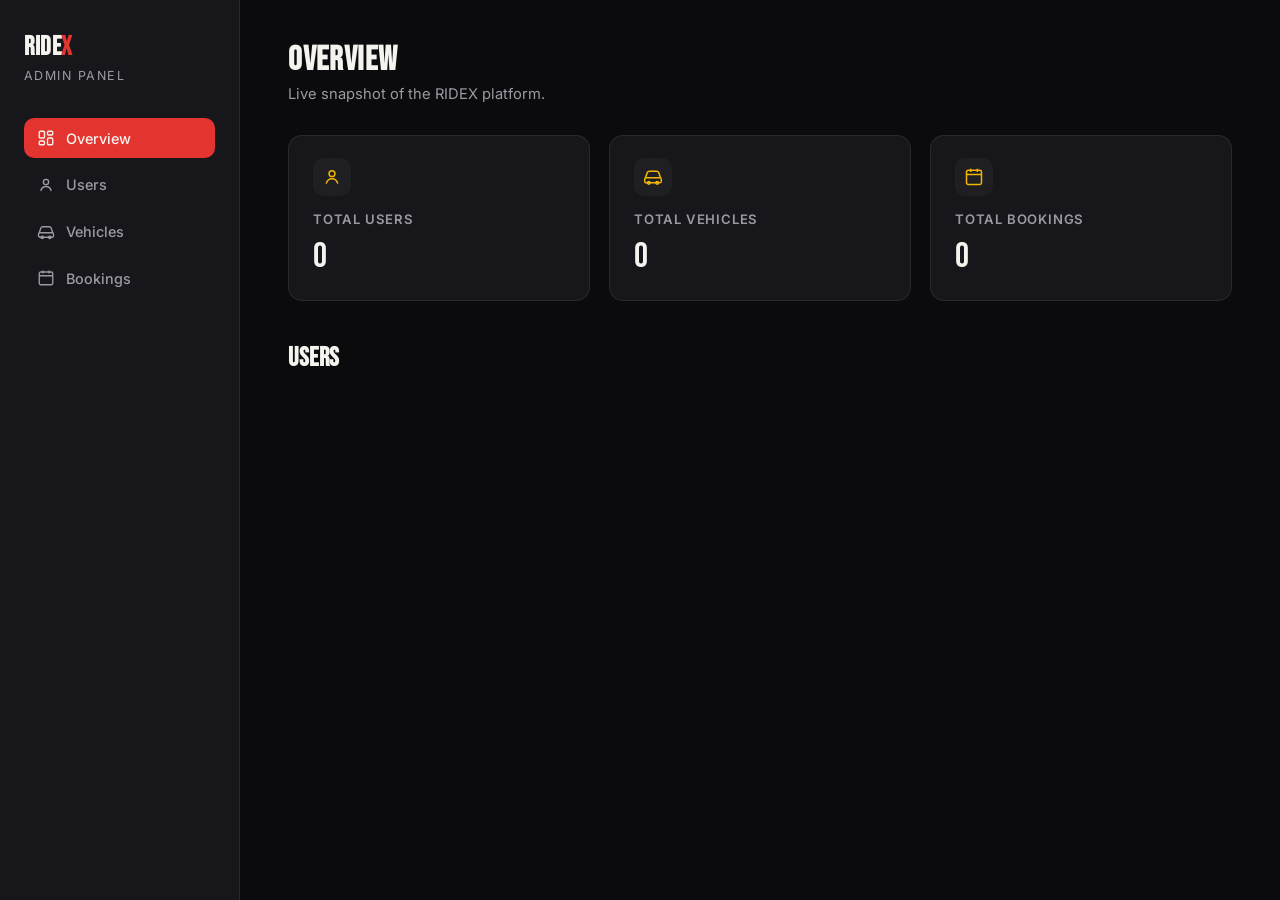
<file: src/main/resources/static/frontend/admin.html>
<!DOCTYPE html>
<html lang="en">

<head>

    <meta charset="UTF-8">
    <meta name="viewport" content="width=device-width, initial-scale=1.0">

    <title>Admin Dashboard — RIDEX</title>

    <link rel="preconnect" href="https://fonts.googleapis.com">
    <link rel="preconnect" href="https://fonts.gstatic.com" crossorigin>
    <link href="https://fonts.googleapis.com/css2?family=Bebas+Neue&family=Inter:wght@400;500;600;700&display=swap" rel="stylesheet">

    <link rel="stylesheet"
          href="../css/admin.css">

</head>

<body>

<div class="sidebar">

    <h1>RIDE<span class="mark-x">X</span></h1>
    <p class="sidebar-tag">Admin panel</p>

    <nav class="sidebar-nav">
        <a href="#" class="nav-item is-active">
            <svg width="18" height="18" viewBox="0 0 24 24" fill="none" stroke="currentColor" stroke-width="1.8"><rect x="3" y="3" width="7" height="9" rx="1.5"/><rect x="14" y="3" width="7" height="5" rx="1.5"/><rect x="14" y="12" width="7" height="9" rx="1.5"/><rect x="3" y="16" width="7" height="5" rx="1.5"/></svg>
            Overview
        </a>
        <a href="#" class="nav-item">
            <svg width="18" height="18" viewBox="0 0 24 24" fill="none" stroke="currentColor" stroke-width="1.8"><circle cx="12" cy="8" r="3.5"/><path d="M5 20c1-4 4-6 7-6s6 2 7 6"/></svg>
            Users
        </a>
        <a href="#" class="nav-item">
            <svg width="18" height="18" viewBox="0 0 24 24" fill="none" stroke="currentColor" stroke-width="1.8"><path d="M3 13l2-6a3 3 0 0 1 3-2h8a3 3 0 0 1 3 2l2 6"/><rect x="2" y="13" width="20" height="6" rx="2"/><circle cx="7" cy="19" r="1.6"/><circle cx="17" cy="19" r="1.6"/></svg>
            Vehicles
        </a>
        <a href="#" class="nav-item">
            <svg width="18" height="18" viewBox="0 0 24 24" fill="none" stroke="currentColor" stroke-width="1.8"><rect x="3" y="4" width="18" height="17" rx="2"/><path d="M3 9h18M8 2v4M16 2v4"/></svg>
            Bookings
        </a>
    </nav>

</div>

<div class="main-content">

    <div class="content-head">
        <h2>Overview</h2>
        <p class="content-sub">Live snapshot of the RIDEX platform.</p>
    </div>

    <div class="stats">

        <div class="card">

            <span class="card-icon">
                <svg width="20" height="20" viewBox="0 0 24 24" fill="none" stroke="currentColor" stroke-width="1.8"><circle cx="12" cy="8" r="3.5"/><path d="M5 20c1-4 4-6 7-6s6 2 7 6"/></svg>
            </span>

            <h3>Total users</h3>

            <p id="usersCount">0</p>

        </div>

        <div class="card">

            <span class="card-icon">
                <svg width="20" height="20" viewBox="0 0 24 24" fill="none" stroke="currentColor" stroke-width="1.8"><path d="M3 13l2-6a3 3 0 0 1 3-2h8a3 3 0 0 1 3 2l2 6"/><rect x="2" y="13" width="20" height="6" rx="2"/><circle cx="7" cy="19" r="1.6"/><circle cx="17" cy="19" r="1.6"/></svg>
            </span>

            <h3>Total vehicles</h3>

            <p id="vehicleCount">0</p>

        </div>

        <div class="card">

            <span class="card-icon">
                <svg width="20" height="20" viewBox="0 0 24 24" fill="none" stroke="currentColor" stroke-width="1.8"><rect x="3" y="4" width="18" height="17" rx="2"/><path d="M3 9h18M8 2v4M16 2v4"/></svg>
            </span>

            <h3>Total bookings</h3>

            <p id="bookingCount">0</p>

        </div>

    </div>

    <h2 class="section-heading">Users</h2>

    <div id="userContainer">

    </div>

</div>

<script src="../js/admin.js"></script>

</body>

</html>
</file>
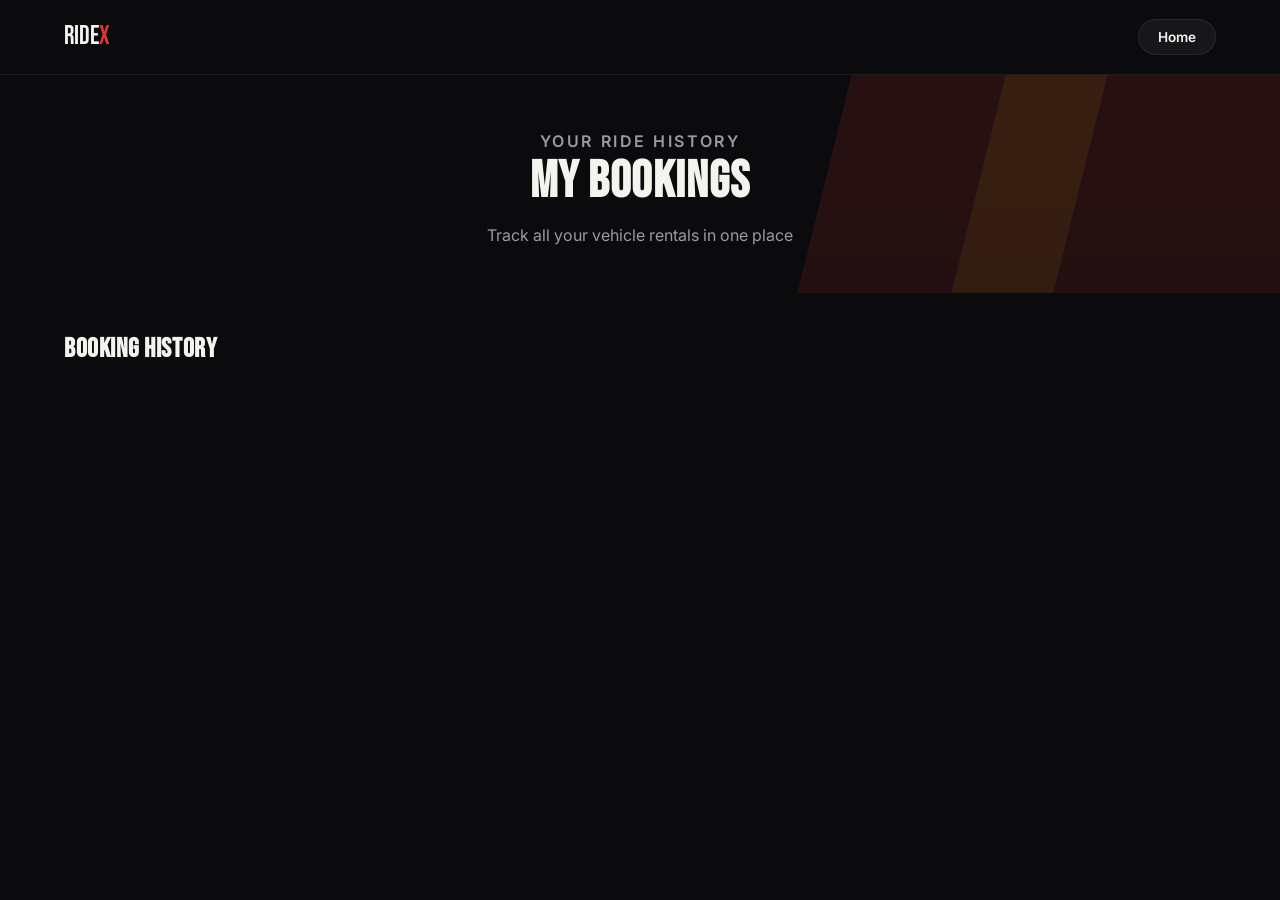
<file: src/main/resources/static/frontend/booking.html>
<!DOCTYPE html>
<html lang="en">

<head>

    <meta charset="UTF-8">

    <meta name="viewport"
          content="width=device-width, initial-scale=1.0">

    <title>My Bookings — RIDEX</title>

    <link rel="preconnect" href="https://fonts.googleapis.com">
    <link rel="preconnect" href="https://fonts.gstatic.com" crossorigin>
    <link href="https://fonts.googleapis.com/css2?family=Bebas+Neue&family=Inter:wght@400;500;600;700&display=swap" rel="stylesheet">

    <link rel="stylesheet"
          href="../css/booking.css">

</head>

<body>

<!-- NAVBAR -->

<nav>

    <div class="logo">
        RIDE<span class="mark-x">X</span>
    </div>

    <div class="nav-right">

        <button onclick="window.location.href='user.html'">
            Home
        </button>

    </div>

</nav>

<!-- HERO -->

<section class="hero">

    <div class="stripe stripe-1"></div>
    <div class="stripe stripe-2"></div>

    <div class="hero-content">

        <p class="hero-tag">your ride history</p>

        <h1>
            MY BOOKINGS
        </h1>

        <p>
            Track all your vehicle rentals in one place
        </p>

    </div>

</section>

<!-- BOOKINGS -->

<section class="booking-section">

    <h2>
        Booking history
    </h2>

    <div id="bookingContainer">

    </div>

</section>

<!-- EMPTY STATE -->

<div class="empty-state" id="emptyState">

    <h3>
        No bookings yet
    </h3>

    <p>
        Start exploring vehicles and make your first booking.
    </p>

</div>

<script src="../js/booking.js"></script>

</body>

</html>
</file>
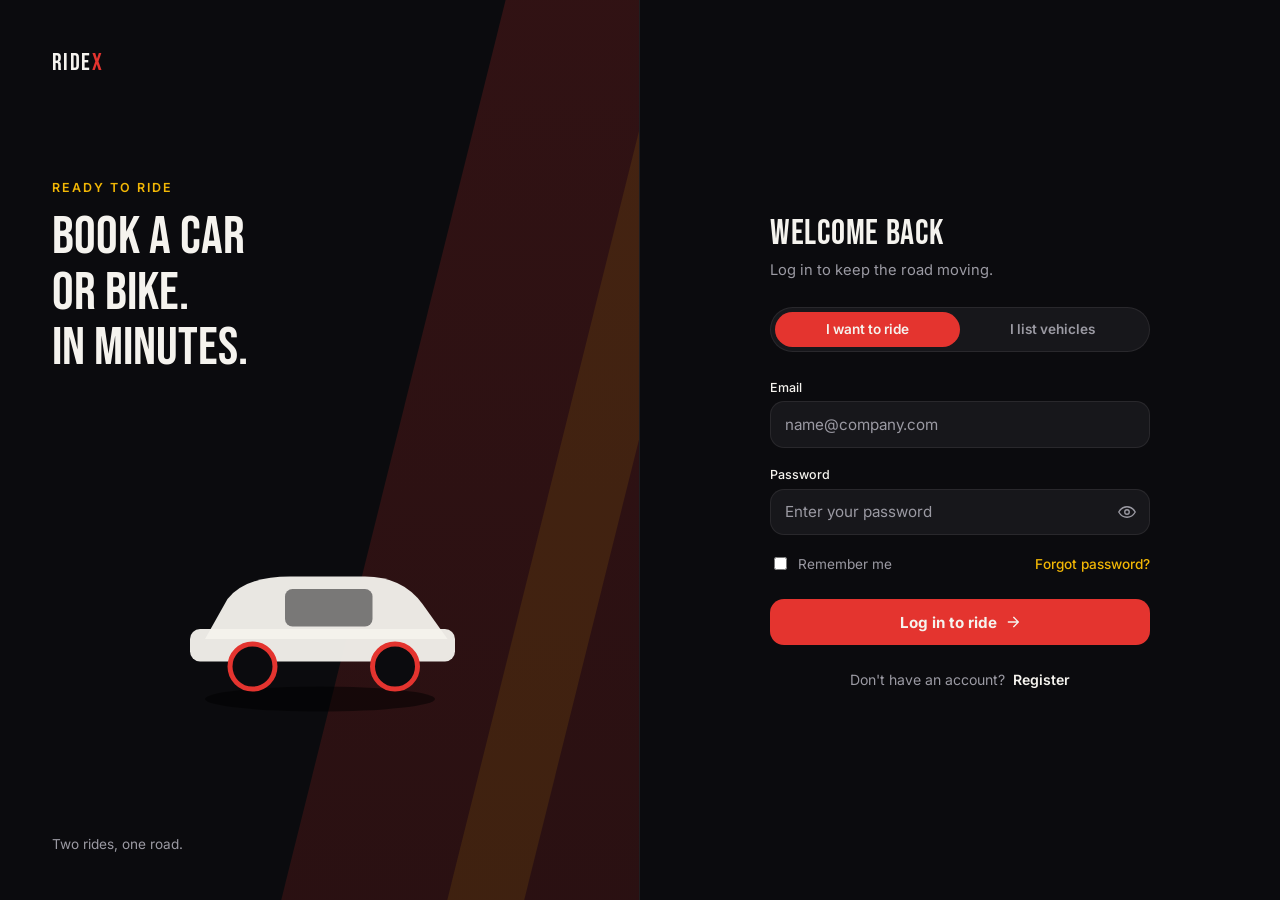
<file: src/main/resources/static/frontend/login.html>
<!DOCTYPE html>
<html lang="en">

<head>

    <meta charset="UTF-8">

    <meta name="viewport" content="width=device-width, initial-scale=1.0">

    <title>Login — RIDEX</title>

    <link rel="preconnect" href="https://fonts.googleapis.com">
    <link rel="preconnect" href="https://fonts.gstatic.com" crossorigin>
    <link href="https://fonts.googleapis.com/css2?family=Bebas+Neue&family=Inter:wght@400;500;600;700&display=swap" rel="stylesheet">

    <link rel="stylesheet" href="../css/login.css">

</head>

<body>

<div class="login-container">

    <!-- Left brand panel -->
    <div class="brand-panel" data-role="USER">

        <div class="stripe stripe-1"></div>
        <div class="stripe stripe-2"></div>

        <div class="brand-top">
            <span class="brand-mark">RIDE<span class="mark-x">X</span></span>
        </div>

        <div class="brand-copy">
            <p class="brand-eyebrow" id="brandEyebrow">ready to ride</p>
            <h1 class="brand-headline" id="brandHeadline">Book a car<br>or bike.<br>In minutes.</h1>
        </div>

        <div class="role-scene" aria-hidden="true">
            <svg viewBox="0 0 240 200" class="scene-svg" id="sceneSvg">
                <ellipse cx="120" cy="176" rx="92" ry="10" class="scene-shadow" />

                <g id="sceneIconUser">
                    <path d="M28 128 L46 96 Q60 78 96 78 L156 78 Q186 78 202 100 L222 128 Z" class="scene-fill" />
                    <rect x="16" y="120" width="212" height="26" rx="8" class="scene-fill" />
                    <circle cx="66" cy="150" r="18" class="scene-wheel" />
                    <circle cx="180" cy="150" r="18" class="scene-wheel" />
                    <rect x="92" y="88" width="70" height="30" rx="6" class="scene-glass" />
                </g>

                <g id="sceneIconProvider" style="display:none">
                    <circle cx="66" cy="150" r="26" class="scene-wheel-lg" />
                    <circle cx="180" cy="150" r="26" class="scene-wheel-lg" />
                    <path d="M66 150 L104 96 H140 M104 96 L124 150 M124 150 L180 150 M104 96 L86 150" class="scene-stroke" />
                    <path d="M124 150 L152 108" class="scene-stroke" />
                </g>
            </svg>
        </div>

        <p class="brand-foot">Two rides, one road.</p>

    </div>

    <!-- Right form panel -->
    <div class="form-panel">

        <div class="login-box">

            <h2>Welcome back</h2>
            <p class="subtitle">Log in to keep the road moving.</p>

            <div class="role-toggle" role="radiogroup" aria-label="Login as">
                <button type="button" class="role-btn is-active" data-role="USER" role="radio" aria-checked="true">
                    I want to ride
                </button>
                <button type="button" class="role-btn" data-role="PROVIDER" role="radio" aria-checked="false">
                    I list vehicles
                </button>
            </div>

            <form id="loginForm" novalidate>

                <label class="field-label" for="email">Email</label>
                <input type="email" id="email" placeholder="name@company.com" autocomplete="email" required>

                <label class="field-label" for="password">Password</label>
                <div class="password-field">
                    <input type="password" id="password" placeholder="Enter your password" autocomplete="current-password" required>
                    <button type="button" class="toggle-visibility" id="togglePassword" aria-label="Show password">
                        <svg width="18" height="18" viewBox="0 0 24 24" fill="none" stroke="currentColor" stroke-width="1.8" stroke-linecap="round" stroke-linejoin="round"><path d="M1 12s4-7 11-7 11 7 11 7-4 7-11 7-11-7-11-7z"/><circle cx="12" cy="12" r="3"/></svg>
                    </button>
                </div>

                <input type="hidden" id="role" value="USER">

                <div class="row-between">
                    <label class="remember">
                        <input type="checkbox" id="remember">
                        <span>Remember me</span>
                    </label>
                    <a href="#" class="forgot-link">Forgot password?</a>
                </div>

                <button type="submit" class="submit-btn" id="submitBtn">
                    <span id="submitLabel">Log in to ride</span>
                    <svg width="16" height="16" viewBox="0 0 24 24" fill="none" stroke="currentColor" stroke-width="2" stroke-linecap="round" stroke-linejoin="round"><path d="M5 12h14M13 5l7 7-7 7"/></svg>
                </button>

            </form>

            <div class="register-link">
                Don't have an account?
                <a href="register.html">Register</a>
            </div>

        </div>

    </div>

</div>

<script src="../js/login.js"></script>
</body>
</html>
</file>
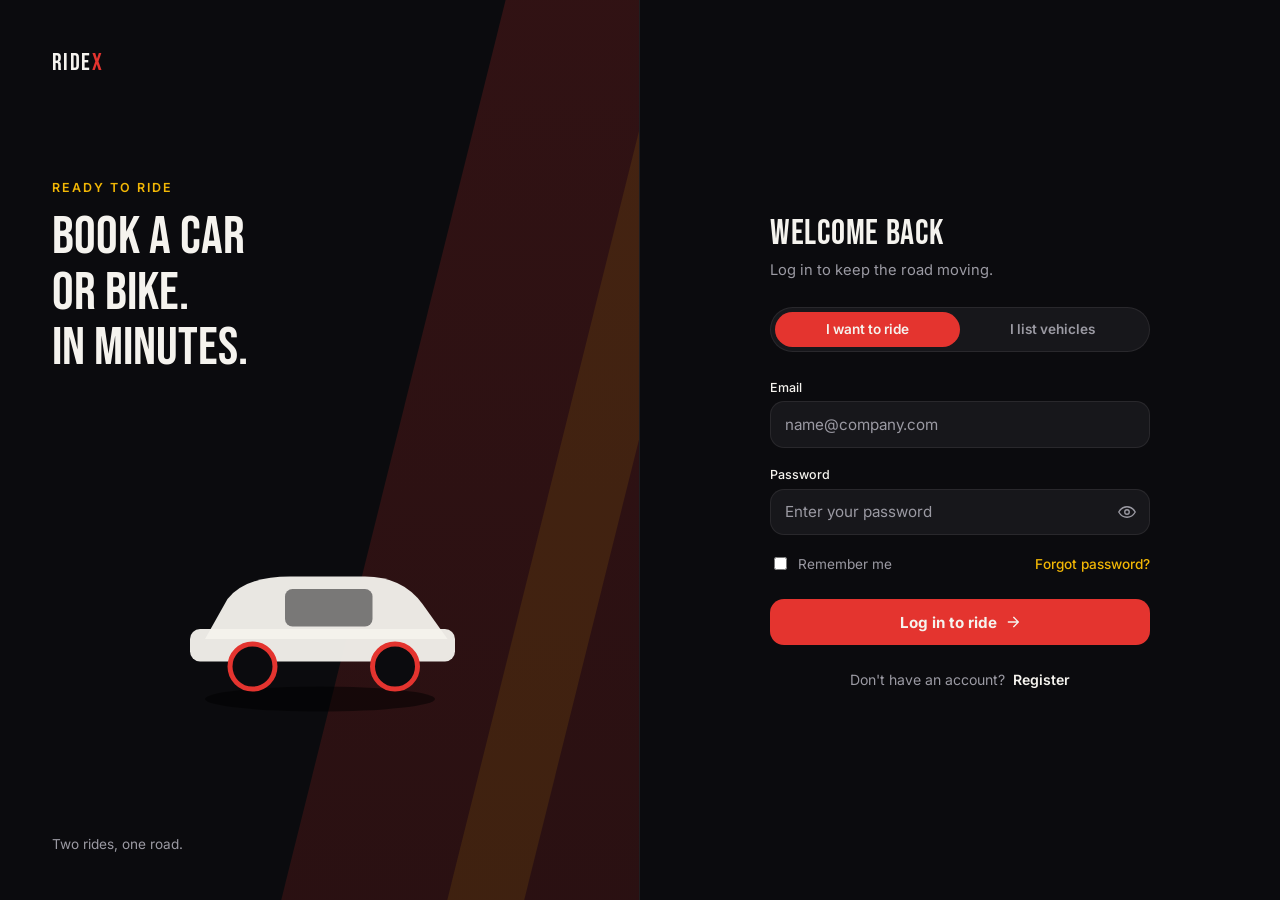
<file: src/main/resources/static/frontend/owner.html>
<!DOCTYPE html>
<html lang="en">

<head>

    <meta charset="UTF-8">

    <meta name="viewport"
          content="width=device-width, initial-scale=1.0">

    <title>Owner Dashboard — RIDEX</title>

    <link rel="preconnect" href="https://fonts.googleapis.com">
    <link rel="preconnect" href="https://fonts.gstatic.com" crossorigin>
    <link href="https://fonts.googleapis.com/css2?family=Bebas+Neue&family=Inter:wght@400;500;600;700&display=swap" rel="stylesheet">

    <link rel="stylesheet" href="../css/owner.css">

</head>

<body>

<!-- SIDEBAR -->

<div class="sidebar">

    <h1>RIDE<span class="mark-x">X</span></h1>
    <p class="sidebar-tag">Owner panel</p>

    <ul>

        <li class="is-active">
            <svg width="18" height="18" viewBox="0 0 24 24" fill="none" stroke="currentColor" stroke-width="1.8"><rect x="3" y="3" width="7" height="9" rx="1.5"/><rect x="14" y="3" width="7" height="5" rx="1.5"/><rect x="14" y="12" width="7" height="9" rx="1.5"/><rect x="3" y="16" width="7" height="5" rx="1.5"/></svg>
            Dashboard
        </li>

        <li>
            <svg width="18" height="18" viewBox="0 0 24 24" fill="none" stroke="currentColor" stroke-width="1.8"><path d="M3 13l2-6a3 3 0 0 1 3-2h8a3 3 0 0 1 3 2l2 6"/><rect x="2" y="13" width="20" height="6" rx="2"/><circle cx="7" cy="19" r="1.6"/><circle cx="17" cy="19" r="1.6"/></svg>
            Add vehicle
        </li>

        <li>
            <svg width="18" height="18" viewBox="0 0 24 24" fill="none" stroke="currentColor" stroke-width="1.8"><rect x="3" y="4" width="18" height="17" rx="2"/><path d="M3 9h18M8 2v4M16 2v4"/></svg>
            Bookings
        </li>

        <li onclick="logout()">
            <svg width="18" height="18" viewBox="0 0 24 24" fill="none" stroke="currentColor" stroke-width="1.8"><path d="M9 21H5a2 2 0 0 1-2-2V5a2 2 0 0 1 2-2h4"/><path d="M16 17l5-5-5-5M21 12H9"/></svg>
            Logout
        </li>

    </ul>

</div>

<!-- MAIN CONTENT -->

<div class="main-content">

    <!-- WELCOME BANNER -->

    <div class="welcome-banner">

        <h1>
            Welcome back
        </h1>

        <p>
            Manage your vehicles, bookings and earnings
            from one dashboard.
        </p>

    </div>

    <!-- ANALYTICS -->

    <div class="stats-container">

        <div class="stat-card">

            <h3>Total vehicles</h3>

            <p id="totalVehicles">
                0
            </p>

        </div>

        <div class="stat-card">

            <h3>Total bookings</h3>

            <p id="totalBookings">
                0
            </p>

        </div>

        <div class="stat-card">

            <h3>Approved</h3>

            <p id="approvedBookings">
                0
            </p>

        </div>

        <div class="stat-card">

            <h3>Revenue</h3>

            <p id="totalRevenue">
                Rs. 0
            </p>

        </div>

    </div>

    <!-- ADD VEHICLE -->

    <h2>Add new vehicle</h2>

    <div class="form-container">

        <input
                type="text"
                id="name"
                placeholder="Vehicle Name">

        <input
                type="text"
                id="type"
                placeholder="Vehicle Type (car, bike, scooter, truck)">

        <input
                type="number"
                id="price"
                placeholder="Price Per Day">

        <input
                type="file"
                id="image">

        <button onclick="addVehicle()">
            Add vehicle
        </button>

    </div>

    <!-- VEHICLE SECTION -->

    <div class="vehicle-list">

        <h2>Your vehicles</h2>

        <div id="vehicleContainer"></div>

    </div>

    <!-- BOOKING SECTION -->

    <div class="booking-requests">

        <h2>Booking requests</h2>

        <div id="bookingContainer"></div>

    </div>

</div>

<script src="../js/owner.js"></script>

</body>

</html>
</file>
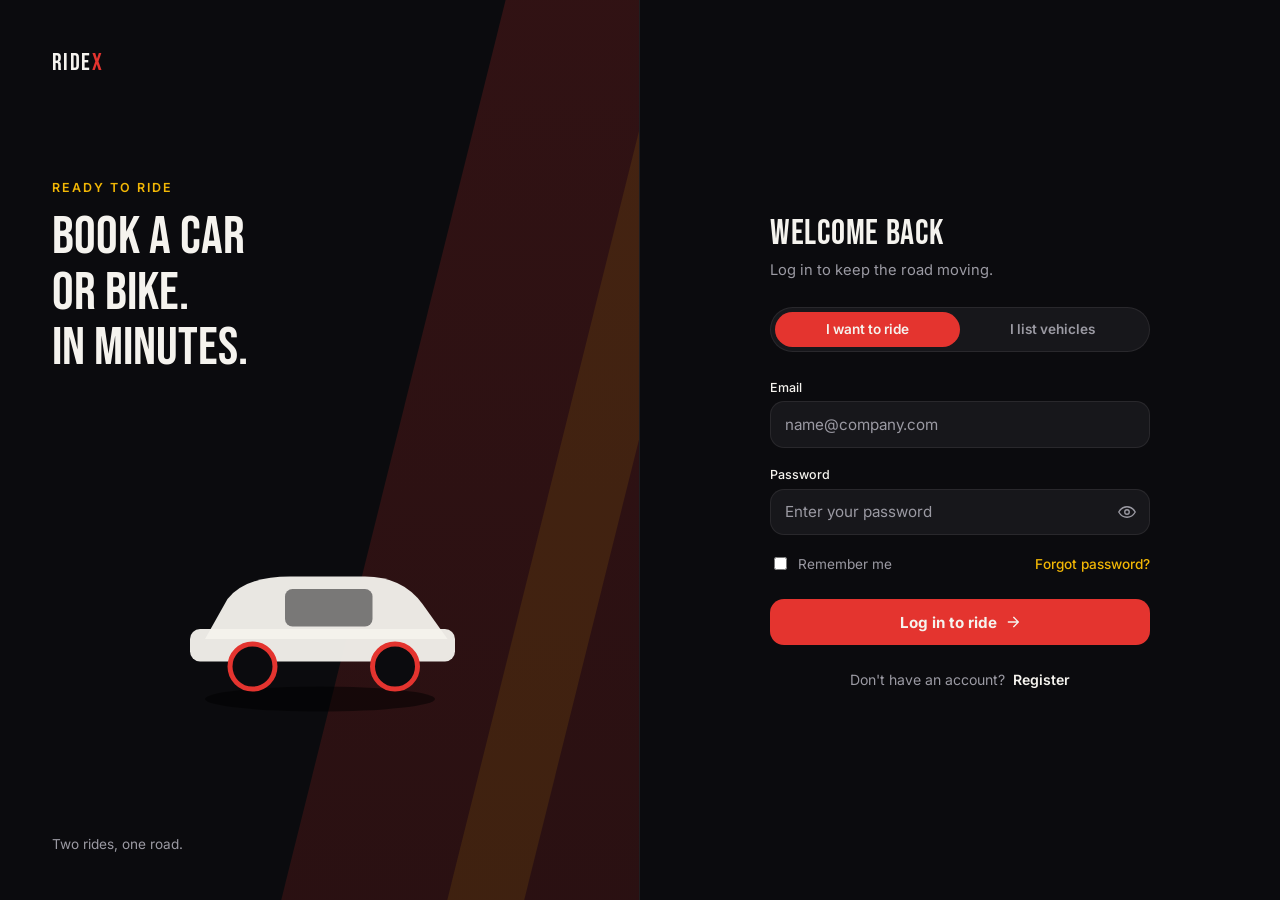
<file: src/main/resources/static/frontend/payment.html>
<!DOCTYPE html>
<html lang="en">

<head>
    <meta charset="UTF-8">
    <meta name="viewport" content="width=device-width, initial-scale=1.0">

    <title>Payment — RIDEX</title>

    <link rel="preconnect" href="https://fonts.googleapis.com">
    <link rel="preconnect" href="https://fonts.gstatic.com" crossorigin>
    <link href="https://fonts.googleapis.com/css2?family=Bebas+Neue&family=Inter:wght@400;500;600;700&display=swap" rel="stylesheet">

    <link rel="stylesheet" href="../css/payment.css">

    <!-- Razorpay Checkout -->
    <script src="https://checkout.razorpay.com/v1/checkout.js"></script>
</head>

<body>

<div class="payment-box">

    <div class="payment-head">
        <span class="brand-mark">RIDE<span class="mark-x">X</span></span>
        <h1>Complete payment</h1>
        <p class="subtitle">Secure checkout, powered by Razorpay</p>
    </div>

    <!-- VEHICLE SUMMARY -->
    <div class="vehicle-summary">
        <div>
            <p class="summary-label">Vehicle</p>
            <p id="vehicleName" class="summary-value">Loading…</p>
        </div>
        <div>
            <p class="summary-label">Rate</p>
            <p id="pricePerDay" class="summary-value">—</p>
        </div>
    </div>

    <div class="date-row">
        <div>
            <label class="field-label" for="fromDate">From date</label>
            <input type="date" id="fromDate">
        </div>

        <div>
            <label class="field-label" for="toDate">To date</label>
            <input type="date" id="toDate">
        </div>
    </div>

    <div class="amount-row">
        <span>Total amount</span>
        <span id="totalAmount">Rs. 0</span>
    </div>

    <button class="btn-primary" onclick="payNow()">
        Pay with Razorpay
    </button>

    <button class="btn-secondary" onclick="downloadInvoice()">
        Download invoice
    </button>

</div>

<script src="../js/payment.js"></script>

</body>
</html>
</file>
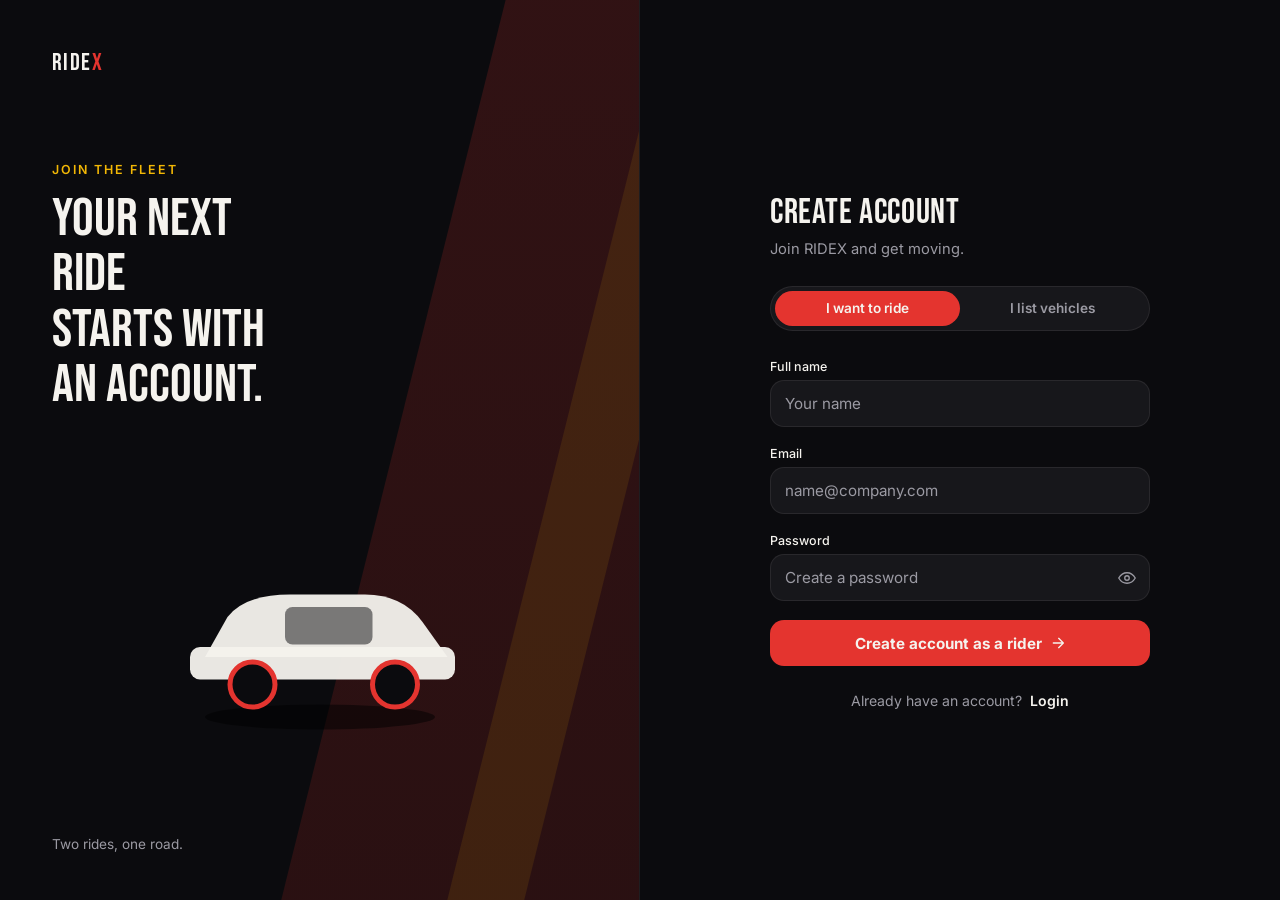
<file: src/main/resources/static/frontend/register.html>
<!DOCTYPE html>
<html lang="en">

<head>

    <meta charset="UTF-8">
    <meta name="viewport" content="width=device-width, initial-scale=1.0">

    <title>Register — RIDEX</title>

    <link rel="preconnect" href="https://fonts.googleapis.com">
    <link rel="preconnect" href="https://fonts.gstatic.com" crossorigin>
    <link href="https://fonts.googleapis.com/css2?family=Bebas+Neue&family=Inter:wght@400;500;600;700&display=swap" rel="stylesheet">

    <link rel="stylesheet" href="../css/register.css">

</head>

<body>

<div class="register-container">

    <!-- Left brand panel -->
    <div class="brand-panel" data-role="USER">

        <div class="stripe stripe-1"></div>
        <div class="stripe stripe-2"></div>

        <div class="brand-top">
            <span class="brand-mark">RIDE<span class="mark-x">X</span></span>
        </div>

        <div class="brand-copy">
            <p class="brand-eyebrow" id="brandEyebrow">join the fleet</p>
            <h1 class="brand-headline" id="brandHeadline">Your next ride<br>starts with<br>an account.</h1>
        </div>

        <div class="role-scene" aria-hidden="true">
            <svg viewBox="0 0 240 200" class="scene-svg" id="sceneSvg">
                <ellipse cx="120" cy="176" rx="92" ry="10" class="scene-shadow" />

                <g id="sceneIconUser">
                    <path d="M28 128 L46 96 Q60 78 96 78 L156 78 Q186 78 202 100 L222 128 Z" class="scene-fill" />
                    <rect x="16" y="120" width="212" height="26" rx="8" class="scene-fill" />
                    <circle cx="66" cy="150" r="18" class="scene-wheel" />
                    <circle cx="180" cy="150" r="18" class="scene-wheel" />
                    <rect x="92" y="88" width="70" height="30" rx="6" class="scene-glass" />
                </g>

                <g id="sceneIconProvider" style="display:none">
                    <circle cx="66" cy="150" r="26" class="scene-wheel-lg" />
                    <circle cx="180" cy="150" r="26" class="scene-wheel-lg" />
                    <path d="M66 150 L104 96 H140 M104 96 L124 150 M124 150 L180 150 M104 96 L86 150" class="scene-stroke" />
                    <path d="M124 150 L152 108" class="scene-stroke" />
                </g>
            </svg>
        </div>

        <p class="brand-foot">Two rides, one road.</p>

    </div>

    <!-- Right form panel -->
    <div class="form-panel">

        <div class="register-box">

            <h2>Create account</h2>
            <p class="subtitle">Join RIDEX and get moving.</p>

            <div class="role-toggle" role="radiogroup" aria-label="Register as">
                <button type="button" class="role-btn is-active" data-role="USER" role="radio" aria-checked="true">
                    I want to ride
                </button>
                <button type="button" class="role-btn" data-role="PROVIDER" role="radio" aria-checked="false">
                    I list vehicles
                </button>
            </div>

            <form id="registerForm" novalidate>

                <label class="field-label" for="name">Full name</label>
                <input type="text" id="name" placeholder="Your name" autocomplete="name" required>

                <label class="field-label" for="email">Email</label>
                <input type="email" id="email" placeholder="name@company.com" autocomplete="email" required>

                <label class="field-label" for="password">Password</label>
                <div class="password-field">
                    <input type="password" id="password" placeholder="Create a password" autocomplete="new-password" required>
                    <button type="button" class="toggle-visibility" id="togglePassword" aria-label="Show password">
                        <svg width="18" height="18" viewBox="0 0 24 24" fill="none" stroke="currentColor" stroke-width="1.8" stroke-linecap="round" stroke-linejoin="round"><path d="M1 12s4-7 11-7 11 7 11 7-4 7-11 7-11-7-11-7z"/><circle cx="12" cy="12" r="3"/></svg>
                    </button>
                </div>

                <input type="hidden" id="role" value="USER">

                <button type="submit" class="submit-btn" id="submitBtn">
                    <span id="submitLabel">Create account as a rider</span>
                    <svg width="16" height="16" viewBox="0 0 24 24" fill="none" stroke="currentColor" stroke-width="2" stroke-linecap="round" stroke-linejoin="round"><path d="M5 12h14M13 5l7 7-7 7"/></svg>
                </button>

            </form>

            <div class="login-link">
                Already have an account?
                <a href="login.html">Login</a>
            </div>

        </div>

    </div>

</div>

<script src="../js/register.js"></script>
</body>
</html>
</file>
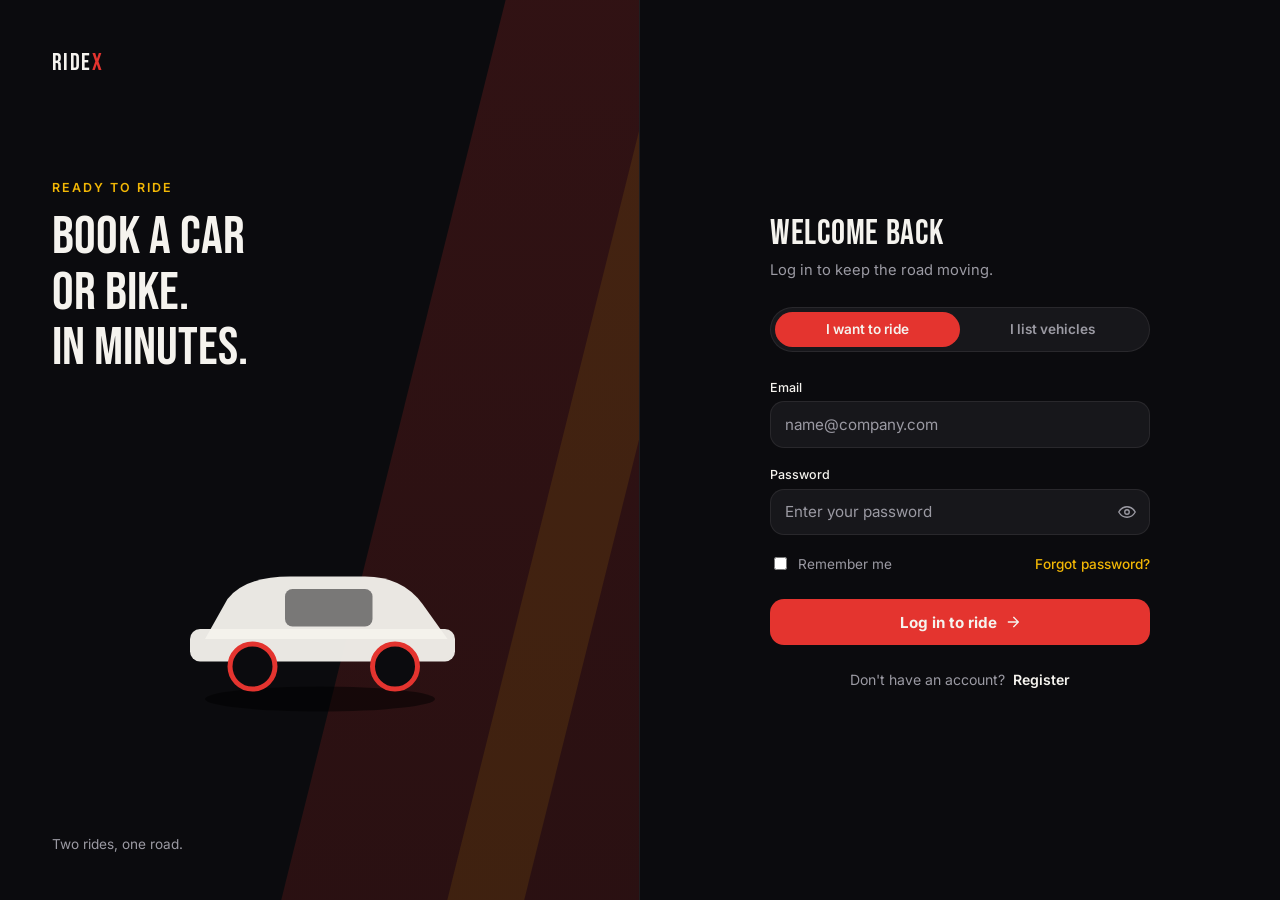
<file: src/main/resources/static/frontend/user.html>
<!DOCTYPE html>
<html lang="en">

<head>

    <meta charset="UTF-8">

    <meta name="viewport"
          content="width=device-width, initial-scale=1.0">

    <title>User Dashboard — RIDEX</title>

    <link rel="preconnect" href="https://fonts.googleapis.com">
    <link rel="preconnect" href="https://fonts.gstatic.com" crossorigin>
    <link href="https://fonts.googleapis.com/css2?family=Bebas+Neue&family=Inter:wght@400;500;600;700&display=swap" rel="stylesheet">

    <link rel="stylesheet" href="../css/user.css">

</head>

<body>

<nav>

    <h1>RIDE<span class="mark-x">X</span></h1>

    <div class="nav-actions">

        <span
                class="bell"

                onclick="loadNotifications()">

            <svg width="20" height="20" viewBox="0 0 24 24" fill="none" stroke="currentColor" stroke-width="1.8" stroke-linecap="round" stroke-linejoin="round"><path d="M18 8a6 6 0 1 0-12 0c0 7-3 9-3 9h18s-3-2-3-9"/><path d="M13.7 21a2 2 0 0 1-3.4 0"/></svg>

        </span>

        <button onclick="logout()">

            Logout

        </button>

    </div>

</nav>

<!-- HERO -->

<section class="hero">

    <div class="stripe stripe-1"></div>
    <div class="stripe stripe-2"></div>

    <div class="hero-content">

        <p class="hero-tag">self-drive · doorstep delivery · zero deposit*</p>

        <h1>
            RENT PREMIUM<br>VEHICLES
        </h1>

        <p>
            Cars, bikes, scooters and trucks
            at prices that don't slow you down.
        </p>

        <button onclick="scrollToVehicles()">
            Explore vehicles
        </button>

    </div>

</section>

<!-- CATEGORIES -->

<section class="categories">

    <h2>Browse categories</h2>

    <div class="category-grid">

        <div class="category-card"
             onclick="filterVehicles('car')">

            <svg width="30" height="30" viewBox="0 0 24 24" fill="none" stroke="currentColor" stroke-width="1.6"><path d="M3 13l2-6a3 3 0 0 1 3-2h8a3 3 0 0 1 3 2l2 6"/><rect x="2" y="13" width="20" height="6" rx="2"/><circle cx="7" cy="19" r="1.6"/><circle cx="17" cy="19" r="1.6"/></svg>

            <h3>Cars</h3>

        </div>

        <div class="category-card"
             onclick="filterVehicles('bike')">

            <svg width="30" height="30" viewBox="0 0 24 24" fill="none" stroke="currentColor" stroke-width="1.6"><circle cx="6" cy="17" r="3.2"/><circle cx="18" cy="17" r="3.2"/><path d="M6 17l4-9h5l3 6M10 8h3M14 17l-3-6"/></svg>

            <h3>Bikes</h3>

        </div>

        <div class="category-card"
             onclick="filterVehicles('scooter')">

            <svg width="30" height="30" viewBox="0 0 24 24" fill="none" stroke="currentColor" stroke-width="1.6"><circle cx="6.5" cy="18" r="2.6"/><circle cx="18" cy="18" r="2.6"/><path d="M6.5 18h5l2-9h4M9 9h3.5"/></svg>

            <h3>Scooters</h3>

        </div>

        <div class="category-card"
             onclick="filterVehicles('truck')">

            <svg width="30" height="30" viewBox="0 0 24 24" fill="none" stroke="currentColor" stroke-width="1.6"><rect x="1" y="9" width="13" height="8" rx="1"/><path d="M14 12h4l3 3v2h-7z"/><circle cx="6" cy="19" r="1.8"/><circle cx="17.5" cy="19" r="1.8"/></svg>

            <h3>Trucks</h3>

        </div>

    </div>

</section>

<!-- SEARCH -->

<div class="search-box">

    <input
            type="text"

            id="searchInput"

            placeholder="Search vehicles..."

            onkeyup="searchVehicles()">

</div>

<!-- VEHICLES -->

<section
        class="vehicles"

        id="vehiclesSection">

    <h2>Featured vehicles</h2>

    <div id="vehicleContainer">

    </div>

</section>
<!-- WHY CHOOSE US -->

<section class="features">

    <h2>Why choose RIDEX?</h2>

    <div class="feature-grid">

        <div class="feature-card">

            <svg width="26" height="26" viewBox="0 0 24 24" fill="none" stroke="currentColor" stroke-width="1.6"><path d="M3 13l2-6a3 3 0 0 1 3-2h8a3 3 0 0 1 3 2l2 6"/><rect x="2" y="13" width="20" height="6" rx="2"/><circle cx="7" cy="19" r="1.6"/><circle cx="17" cy="19" r="1.6"/></svg>

            <h3>Premium vehicles</h3>

            <p>
                Wide range of luxury and economy vehicles.
            </p>

        </div>

        <div class="feature-card">

            <svg width="26" height="26" viewBox="0 0 24 24" fill="none" stroke="currentColor" stroke-width="1.6"><path d="M13 2 3 14h7l-1 8 10-12h-7z"/></svg>

            <h3>Instant booking</h3>

            <p>
                Book vehicles in just a few clicks.
            </p>

        </div>

        <div class="feature-card">

            <svg width="26" height="26" viewBox="0 0 24 24" fill="none" stroke="currentColor" stroke-width="1.6"><rect x="4" y="10" width="16" height="10" rx="2"/><path d="M8 10V7a4 4 0 0 1 8 0v3"/></svg>

            <h3>Secure payments</h3>

            <p>
                Safe and trusted online payment system.
            </p>

        </div>

    </div>

</section>

<!-- STATS -->

<section class="stats">

    <div class="stat-box">

        <h1>500+</h1>

        <p>Vehicles</p>

    </div>

    <div class="stat-box">

        <h1>10K+</h1>

        <p>Bookings</p>

    </div>

    <div class="stat-box">

        <h1>4.9&#9733;</h1>

        <p>Customer rating</p>

    </div>

</section>

<!-- TESTIMONIALS -->

<section class="testimonials">

    <h2>What our customers say</h2>

    <div class="testimonial-grid">

        <div class="testimonial-card">

            <p>
                "Amazing service and premium vehicles."
            </p>

            <h4>&mdash; Rahul</h4>

        </div>

        <div class="testimonial-card">

            <p>
                "Booking process was super easy."
            </p>

            <h4>&mdash; Karthik</h4>

        </div>

        <div class="testimonial-card">

            <p>
                "Best rental platform I've used."
            </p>

            <h4>&mdash; Priya</h4>

        </div>

    </div>

</section>
<div class="chat-support">

    <svg width="22" height="22" viewBox="0 0 24 24" fill="none" stroke="currentColor" stroke-width="1.8" stroke-linecap="round" stroke-linejoin="round"><path d="M21 11.5a8.4 8.4 0 0 1-8.9 8.4 8.8 8.8 0 0 1-3.9-.9L3 21l1.9-5.2A8.4 8.4 0 1 1 21 11.5z"/></svg>

</div>
<!-- FOOTER -->

<footer>

    <h3>RIDE<span class="mark-x">X</span></h3>

    <p>
        Premium vehicle rental platform
    </p>

</footer>
<div
        id="notificationBox"

        class="notification-box">

</div>
<script src="../js/user.js"></script>
<!-- VEHICLE MODAL -->

<div
        id="vehicleModal"

        class="modal">

    <div class="modal-content">

        <span
                class="close"

                onclick="closeModal()">

            &times;

        </span>

        <img
                id="modalImage">

        <h2
                id="modalName">

        </h2>

        <p
                id="modalType">

        </p>

        <h3
                id="modalPrice">

        </h3>

        <button
                id="bookBtn">

            Book now

        </button>

        <h3 class="review-heading">&#9733; Customer reviews</h3>

        <div id="reviewContainer">

        </div>

        <textarea
                id="reviewText"

                placeholder="Write a review"></textarea>

        <button
                class="review-btn"
                onclick="submitReview()">

            Submit review

        </button>

    </div>

</div>

</body>
</html>
</file>
<file: src/main/resources/static/css/admin.css>
:root {
  --ink: #0B0B0E;
  --surface: #17171B;
  --surface-2: #1E1E23;
  --red: #E4342F;
  --red-dark: #A8241F;
  --gold: #F2B705;
  --off-white: #F5F3EE;
  --muted: #9B9AA3;
  --border: rgba(245,243,238,0.08);
  --radius: 14px;
}

* {
  box-sizing: border-box;
}

body {
  margin: 0;
  background: var(--ink);
  color: var(--off-white);
  font-family: 'Inter', -apple-system, BlinkMacSystemFont, sans-serif;
  display: grid;
  grid-template-columns: 240px 1fr;
  min-height: 100vh;
}

h1, h2, h3 {
  font-family: 'Bebas Neue', 'Inter', sans-serif;
  letter-spacing: 0.02em;
  margin: 0;
}

.mark-x {
  color: var(--red);
}

/* ---------- Sidebar ---------- */

.sidebar {
  background: var(--surface);
  border-right: 1px solid var(--border);
  padding: 2rem 1.5rem;
  position: sticky;
  top: 0;
  height: 100vh;
}

.sidebar h1 {
  font-size: 1.6rem;
}

.sidebar-tag {
  color: var(--muted);
  font-size: 0.78rem;
  text-transform: uppercase;
  letter-spacing: 0.12em;
  margin: 0.3rem 0 2.2rem;
}

.sidebar-nav {
  display: flex;
  flex-direction: column;
  gap: 0.4rem;
}

.nav-item {
  display: flex;
  align-items: center;
  gap: 0.7rem;
  padding: 0.7rem 0.8rem;
  border-radius: 10px;
  color: var(--muted);
  text-decoration: none;
  font-size: 0.9rem;
  font-weight: 500;
  transition: background 200ms ease, color 200ms ease;
}

.nav-item:hover {
  background: var(--surface-2);
  color: var(--off-white);
}

.nav-item.is-active {
  background: var(--red);
  color: var(--off-white);
}

/* ---------- Main content ---------- */

.main-content {
  padding: 2.5rem 3rem;
}

.content-head {
  margin-bottom: 2rem;
}

.content-head h2 {
  font-size: 2.1rem;
}

.content-sub {
  color: var(--muted);
  font-size: 0.92rem;
  margin: 0.3rem 0 0;
}

/* ---------- Stats ---------- */

.stats {
  display: grid;
  grid-template-columns: repeat(auto-fit, minmax(200px, 1fr));
  gap: 1.2rem;
  margin-bottom: 2.6rem;
}

.card {
  background: var(--surface);
  border: 1px solid var(--border);
  border-radius: var(--radius);
  padding: 1.4rem 1.5rem;
  transition: border-color 200ms ease, transform 200ms ease;
}

.card:hover {
  border-color: var(--gold);
  transform: translateY(-3px);
}

.card-icon {
  display: inline-flex;
  align-items: center;
  justify-content: center;
  width: 38px;
  height: 38px;
  border-radius: 10px;
  background: var(--surface-2);
  color: var(--gold);
  margin-bottom: 0.9rem;
}

.card h3 {
  font-family: 'Inter', sans-serif;
  font-size: 0.82rem;
  font-weight: 600;
  color: var(--muted);
  text-transform: uppercase;
  letter-spacing: 0.06em;
  margin-bottom: 0.5rem;
}

.card p {
  font-family: 'Bebas Neue', sans-serif;
  font-size: 2.2rem;
  color: var(--off-white);
  margin: 0;
}

/* ---------- Users list ---------- */

.section-heading {
  font-size: 1.6rem;
  margin-bottom: 1.2rem;
}

#userContainer {
  display: grid;
  grid-template-columns: repeat(auto-fill, minmax(220px, 1fr));
  gap: 1rem;
}

.user-card {
  background: var(--surface);
  border: 1px solid var(--border);
  border-radius: var(--radius);
  padding: 1.1rem 1.2rem;
  transition: border-color 200ms ease, transform 200ms ease;
}

.user-card:hover {
  border-color: var(--gold);
  transform: translateY(-2px);
}

.user-card h3 {
  font-family: 'Inter', sans-serif;
  font-size: 0.98rem;
  font-weight: 700;
  color: var(--off-white);
  margin-bottom: 0.25rem;
}

.user-card p {
  font-family: 'Inter', sans-serif;
  font-size: 0.84rem;
  color: var(--muted);
  margin: 0;
}

/* ---------- Responsive ---------- */

@media (max-width: 820px) {
  body {
    grid-template-columns: 1fr;
  }

  .sidebar {
    position: relative;
    height: auto;
    display: flex;
    align-items: center;
    justify-content: space-between;
    padding: 1.2rem 1.5rem;
    border-right: none;
    border-bottom: 1px solid var(--border);
  }

  .sidebar-tag {
    display: none;
  }

  .sidebar-nav {
    flex-direction: row;
    gap: 0.3rem;
  }

  .nav-item span {
    display: none;
  }

  .main-content {
    padding: 1.75rem;
  }
}

@media (prefers-reduced-motion: reduce) {
  * {
    transition: none !important;
  }
}
</file>
<file: src/main/resources/static/css/booking.css>
:root {
  --ink: #0B0B0E;
  --surface: #17171B;
  --surface-2: #1E1E23;
  --red: #E4342F;
  --red-dark: #A8241F;
  --gold: #F2B705;
  --off-white: #F5F3EE;
  --muted: #9B9AA3;
  --border: rgba(245,243,238,0.08);
  --radius: 14px;
}

* {
  box-sizing: border-box;
}

body {
  margin: 0;
  background: var(--ink);
  color: var(--off-white);
  font-family: 'Inter', -apple-system, BlinkMacSystemFont, sans-serif;
}

h1, h2, h3 {
  font-family: 'Bebas Neue', 'Inter', sans-serif;
  letter-spacing: 0.02em;
  margin: 0;
}

.mark-x {
  color: var(--red);
}

/* ---------- Nav ---------- */

nav {
  display: flex;
  align-items: center;
  justify-content: space-between;
  padding: 1.2rem 4rem;
  border-bottom: 1px solid var(--border);
  position: sticky;
  top: 0;
  background: var(--ink);
  z-index: 20;
}

.logo {
  font-family: 'Bebas Neue', sans-serif;
  font-size: 1.6rem;
}

.nav-right button {
  background: var(--surface);
  border: 1px solid var(--border);
  color: var(--off-white);
  padding: 0.55rem 1.2rem;
  border-radius: 999px;
  font-family: 'Inter', sans-serif;
  font-weight: 600;
  font-size: 0.85rem;
  cursor: pointer;
  transition: background 200ms ease, border-color 200ms ease;
}

.nav-right button:hover {
  background: var(--red);
  border-color: var(--red);
}

/* ---------- Hero ---------- */

.hero {
  position: relative;
  overflow: hidden;
  padding: 3.5rem 4rem 3rem;
  text-align: center;
}

.stripe {
  position: absolute;
  top: -30%;
  height: 180%;
  width: 42%;
  transform: skewX(-14deg);
  z-index: 0;
}

.stripe-1 {
  right: -6%;
  background: linear-gradient(180deg, var(--red) 0%, var(--red-dark) 100%);
  opacity: 0.14;
}

.stripe-2 {
  right: 16%;
  width: 8%;
  background: var(--gold);
  opacity: 0.08;
}

.hero-content {
  position: relative;
  z-index: 1;
  max-width: 560px;
  margin: 0 auto;
}

.hero-tag {
  text-transform: uppercase;
  font-size: 0.76rem;
  letter-spacing: 0.16em;
  color: var(--gold);
  font-weight: 600;
  margin: 0 0 0.8rem;
}

.hero-content h1 {
  font-size: clamp(2.2rem, 4.5vw, 3.2rem);
  margin-bottom: 0.8rem;
}

.hero-content > p {
  color: var(--muted);
  font-size: 1rem;
  margin: 0;
}

/* ---------- Booking section ---------- */

.booking-section {
  padding: 2.5rem 4rem 1rem;
}

.booking-section h2 {
  font-size: 1.7rem;
  margin-bottom: 1.5rem;
}

#bookingContainer {
  display: grid;
  grid-template-columns: repeat(auto-fill, minmax(280px, 1fr));
  gap: 1.2rem;
}

.booking-card {
  background: var(--surface);
  border: 1px solid var(--border);
  border-radius: var(--radius);
  padding: 1.3rem 1.4rem;
  transition: border-color 200ms ease, transform 200ms ease;
}

.booking-card:hover {
  border-color: var(--gold);
  transform: translateY(-3px);
}

.booking-card h3 {
  font-family: 'Inter', sans-serif;
  font-size: 1rem;
  font-weight: 700;
  margin-bottom: 0.5rem;
}

.booking-card p {
  color: var(--muted);
  font-size: 0.88rem;
  margin: 0.3rem 0;
}

.booking-card .status {
  display: inline-block;
  margin-top: 0.6rem;
  padding: 0.3rem 0.8rem;
  border-radius: 999px;
  background: var(--surface-2);
  color: var(--gold);
  font-weight: 600;
  font-size: 0.78rem;
  text-transform: uppercase;
  letter-spacing: 0.04em;
}

/* ---------- Empty state ---------- */

.empty-state {
  display: none;
  text-align: center;
  padding: 4rem 1.5rem 6rem;
  color: var(--muted);
}

.empty-state h3 {
  font-family: 'Inter', sans-serif;
  font-size: 1.15rem;
  color: var(--off-white);
  margin-bottom: 0.6rem;
}

.empty-state p {
  font-size: 0.92rem;
  margin: 0;
}

/* ---------- Responsive ---------- */

@media (max-width: 860px) {
  nav, .hero, .booking-section {
    padding-left: 1.5rem;
    padding-right: 1.5rem;
  }
}

@media (prefers-reduced-motion: reduce) {
  * {
    transition: none !important;
  }
}
</file>
<file: src/main/resources/static/css/login.css>
:root {
  --ink: #0B0B0E;
  --surface: #17171B;
  --surface-2: #1E1E23;
  --red: #E4342F;
  --red-dark: #A8241F;
  --gold: #F2B705;
  --off-white: #F5F3EE;
  --muted: #9B9AA3;
  --border: rgba(245,243,238,0.08);
  --accent: var(--red);
  --accent-dark: var(--red-dark);
  --radius: 14px;
  --transition: 280ms cubic-bezier(.4,0,.2,1);
}

* {
  box-sizing: border-box;
}

body {
  margin: 0;
  font-family: 'Inter', -apple-system, BlinkMacSystemFont, sans-serif;
  background: var(--ink);
  color: var(--off-white);
}

.login-container {
  min-height: 100vh;
  display: grid;
  grid-template-columns: 1fr 1fr;
}

/* ---------- Brand panel ---------- */

.brand-panel {
  position: relative;
  overflow: hidden;
  background: var(--ink);
  color: var(--off-white);
  padding: 3rem 3.25rem;
  display: flex;
  flex-direction: column;
  justify-content: space-between;
  border-right: 1px solid var(--border);
}

.stripe {
  position: absolute;
  top: -20%;
  height: 160%;
  width: 60%;
  transform: skewX(-14deg);
  z-index: 0;
  transition: background var(--transition);
}

.stripe-1 {
  right: -18%;
  background: linear-gradient(180deg, var(--accent) 0%, var(--accent-dark) 100%);
  opacity: 0.18;
}

.stripe-2 {
  right: 4%;
  width: 12%;
  background: var(--gold);
  opacity: 0.1;
}

.brand-top,
.brand-copy,
.role-scene,
.brand-foot {
  position: relative;
  z-index: 1;
}

.brand-mark {
  font-family: 'Bebas Neue', sans-serif;
  font-size: 1.5rem;
  letter-spacing: 0.06em;
}

.mark-x {
  color: var(--red);
}

.brand-eyebrow {
  font-size: 0.78rem;
  text-transform: uppercase;
  letter-spacing: 0.16em;
  color: var(--gold);
  font-weight: 600;
  margin: 0 0 0.9rem;
}

.brand-headline {
  font-family: 'Bebas Neue', sans-serif;
  font-weight: 400;
  font-size: clamp(2.4rem, 4.6vw, 3.4rem);
  line-height: 1.02;
  margin: 0;
  max-width: 11ch;
}

.role-scene {
  width: 300px;
  align-self: center;
}

.scene-svg {
  width: 100%;
  height: auto;
}

.scene-shadow {
  fill: rgba(0,0,0,0.5);
}

.scene-fill {
  fill: var(--off-white);
  opacity: 0.95;
}

.scene-wheel {
  fill: var(--ink);
  stroke: var(--accent);
  stroke-width: 4;
  transition: stroke var(--transition);
}

.scene-wheel-lg {
  fill: none;
  stroke: var(--accent);
  stroke-width: 5;
  transition: stroke var(--transition);
}

.scene-glass {
  fill: var(--ink);
  opacity: 0.5;
}

.scene-stroke {
  fill: none;
  stroke: var(--off-white);
  stroke-width: 6;
  stroke-linecap: round;
  stroke-linejoin: round;
}

.brand-foot {
  font-size: 0.85rem;
  color: var(--muted);
  margin: 0;
}

/* ---------- Form panel ---------- */

.form-panel {
  display: flex;
  align-items: center;
  justify-content: center;
  padding: 2.5rem;
  background: var(--ink);
}

.login-box {
  width: 100%;
  max-width: 380px;
}

.login-box h2 {
  font-family: 'Bebas Neue', sans-serif;
  font-weight: 400;
  font-size: 2.2rem;
  letter-spacing: 0.02em;
  margin: 0 0 0.35rem;
}

.subtitle {
  color: var(--muted);
  font-size: 0.92rem;
  margin: 0 0 1.75rem;
}

/* Role toggle */

.role-toggle {
  display: grid;
  grid-template-columns: 1fr 1fr;
  background: var(--surface);
  border: 1px solid var(--border);
  border-radius: 999px;
  padding: 4px;
  margin-bottom: 1.75rem;
}

.role-btn {
  border: none;
  background: transparent;
  padding: 0.6rem 0.75rem;
  font-family: 'Inter', sans-serif;
  font-size: 0.85rem;
  font-weight: 600;
  color: var(--muted);
  border-radius: 999px;
  cursor: pointer;
  transition: background var(--transition), color var(--transition);
}

.role-btn.is-active {
  background: var(--accent);
  color: var(--off-white);
}

/* Fields */

.field-label {
  display: block;
  font-size: 0.78rem;
  font-weight: 500;
  color: var(--off-white);
  margin: 0 0 0.4rem;
}

input[type="email"],
input[type="password"] {
  width: 100%;
  padding: 0.8rem 0.9rem;
  border: 1.5px solid var(--border);
  border-radius: var(--radius);
  font-family: 'Inter', sans-serif;
  font-size: 0.95rem;
  background: var(--surface);
  color: var(--off-white);
  margin-bottom: 1.2rem;
  transition: border-color var(--transition), box-shadow var(--transition);
}

input[type="email"]::placeholder,
input[type="password"]::placeholder {
  color: var(--muted);
}

input[type="email"]:focus,
input[type="password"]:focus {
  outline: none;
  border-color: var(--gold);
  box-shadow: 0 0 0 3px rgba(242,183,5,0.18);
}

.password-field {
  position: relative;
}

.password-field input {
  padding-right: 2.6rem;
}

.toggle-visibility {
  position: absolute;
  right: 0.7rem;
  top: 0.72rem;
  border: none;
  background: none;
  color: var(--muted);
  cursor: pointer;
  padding: 0.2rem;
  line-height: 0;
}

.toggle-visibility:hover {
  color: var(--off-white);
}

.row-between {
  display: flex;
  align-items: center;
  justify-content: space-between;
  margin-bottom: 1.6rem;
}

.remember {
  display: flex;
  align-items: center;
  gap: 0.5rem;
  font-size: 0.85rem;
  color: var(--muted);
  cursor: pointer;
}

.remember input {
  accent-color: var(--accent);
}

.forgot-link {
  font-size: 0.85rem;
  color: var(--gold);
  text-decoration: none;
  font-weight: 500;
}

.forgot-link:hover {
  text-decoration: underline;
}

/* Submit */

.submit-btn {
  width: 100%;
  padding: 0.85rem 1rem;
  border: none;
  border-radius: var(--radius);
  background: var(--accent);
  color: var(--off-white);
  font-family: 'Inter', sans-serif;
  font-size: 0.95rem;
  font-weight: 700;
  cursor: pointer;
  display: flex;
  align-items: center;
  justify-content: center;
  gap: 0.5rem;
  transition: background var(--transition), transform 120ms ease;
}

.submit-btn:hover {
  background: var(--accent-dark);
}

.submit-btn:active {
  transform: scale(0.98);
}

.register-link {
  text-align: center;
  margin-top: 1.6rem;
  font-size: 0.88rem;
  color: var(--muted);
}

.register-link a {
  color: var(--off-white);
  font-weight: 600;
  text-decoration: none;
  margin-left: 0.25rem;
}

.register-link a:hover {
  text-decoration: underline;
}

/* Focus visibility for keyboard users */
.role-btn:focus-visible,
.toggle-visibility:focus-visible,
.submit-btn:focus-visible,
.forgot-link:focus-visible {
  outline: 2px solid var(--gold);
  outline-offset: 2px;
}

/* Responsive */

@media (max-width: 860px) {
  .login-container {
    grid-template-columns: 1fr;
  }

  .brand-panel {
    padding: 2.25rem;
    min-height: 300px;
    border-right: none;
    border-bottom: 1px solid var(--border);
  }

  .brand-headline {
    font-size: 2rem;
  }

  .role-scene {
    width: 220px;
    margin-top: 1.5rem;
  }

  .form-panel {
    padding: 1.75rem;
  }
}

@media (prefers-reduced-motion: reduce) {
  * {
    transition: none !important;
  }
}
</file>
<file: src/main/resources/static/css/owner.css>
:root {
  --ink: #0B0B0E;
  --surface: #17171B;
  --surface-2: #1E1E23;
  --red: #E4342F;
  --red-dark: #A8241F;
  --gold: #F2B705;
  --off-white: #F5F3EE;
  --muted: #9B9AA3;
  --border: rgba(245,243,238,0.08);
  --radius: 14px;
}

* {
  box-sizing: border-box;
}

body {
  margin: 0;
  background: var(--ink);
  color: var(--off-white);
  font-family: 'Inter', -apple-system, BlinkMacSystemFont, sans-serif;
  display: grid;
  grid-template-columns: 240px 1fr;
  min-height: 100vh;
}

h1, h2, h3 {
  font-family: 'Bebas Neue', 'Inter', sans-serif;
  letter-spacing: 0.02em;
  margin: 0;
}

.mark-x {
  color: var(--red);
}

/* ---------- Sidebar ---------- */

.sidebar {
  background: var(--surface);
  border-right: 1px solid var(--border);
  padding: 2rem 1.5rem;
  position: sticky;
  top: 0;
  height: 100vh;
}

.sidebar h1 {
  font-size: 1.6rem;
}

.sidebar-tag {
  color: var(--muted);
  font-size: 0.78rem;
  text-transform: uppercase;
  letter-spacing: 0.12em;
  margin: 0.3rem 0 2.2rem;
}

.sidebar ul {
  list-style: none;
  margin: 0;
  padding: 0;
  display: flex;
  flex-direction: column;
  gap: 0.4rem;
}

.sidebar li {
  display: flex;
  align-items: center;
  gap: 0.7rem;
  padding: 0.7rem 0.8rem;
  border-radius: 10px;
  color: var(--muted);
  font-size: 0.9rem;
  font-weight: 500;
  cursor: pointer;
  transition: background 200ms ease, color 200ms ease;
}

.sidebar li:hover {
  background: var(--surface-2);
  color: var(--off-white);
}

.sidebar li.is-active {
  background: var(--red);
  color: var(--off-white);
}

/* ---------- Main content ---------- */

.main-content {
  padding: 2.5rem 3rem;
}

.welcome-banner {
  background: linear-gradient(135deg, var(--surface), var(--surface-2));
  border: 1px solid var(--border);
  border-radius: var(--radius);
  padding: 1.8rem 2rem;
  margin-bottom: 2rem;
}

.welcome-banner h1 {
  font-size: 2rem;
  margin-bottom: 0.5rem;
}

.welcome-banner p {
  color: var(--muted);
  font-size: 0.95rem;
  margin: 0;
}

/* ---------- Stats ---------- */

.stats-container {
  display: grid;
  grid-template-columns: repeat(auto-fit, minmax(190px, 1fr));
  gap: 1.2rem;
  margin-bottom: 2.6rem;
}

.stat-card {
  background: var(--surface);
  border: 1px solid var(--border);
  border-radius: var(--radius);
  padding: 1.3rem 1.5rem;
  transition: border-color 200ms ease, transform 200ms ease;
}

.stat-card:hover {
  border-color: var(--gold);
  transform: translateY(-3px);
}

.stat-card h3 {
  font-family: 'Inter', sans-serif;
  font-size: 0.8rem;
  font-weight: 600;
  color: var(--muted);
  text-transform: uppercase;
  letter-spacing: 0.06em;
  margin-bottom: 0.5rem;
}

.stat-card p {
  font-family: 'Bebas Neue', sans-serif;
  font-size: 2.1rem;
  color: var(--off-white);
  margin: 0;
}

/* ---------- Section headings ---------- */

.main-content > h2 {
  font-size: 1.5rem;
  margin: 2rem 0 1.2rem;
}

/* ---------- Add vehicle form ---------- */

.form-container {
  background: var(--surface);
  border: 1px solid var(--border);
  border-radius: var(--radius);
  padding: 1.5rem;
  display: grid;
  grid-template-columns: repeat(auto-fit, minmax(180px, 1fr));
  gap: 1rem;
  align-items: end;
}

.form-container input[type="text"],
.form-container input[type="number"] {
  width: 100%;
  padding: 0.75rem 0.9rem;
  background: var(--surface-2);
  border: 1px solid var(--border);
  border-radius: 10px;
  color: var(--off-white);
  font-family: 'Inter', sans-serif;
  font-size: 0.9rem;
}

.form-container input::placeholder {
  color: var(--muted);
}

.form-container input:focus {
  outline: none;
  border-color: var(--gold);
  box-shadow: 0 0 0 3px rgba(242,183,5,0.18);
}

.form-container input[type="file"] {
  color: var(--muted);
  font-size: 0.85rem;
}

.form-container button {
  background: var(--red);
  color: var(--off-white);
  border: none;
  border-radius: 10px;
  padding: 0.78rem 1.2rem;
  font-family: 'Inter', sans-serif;
  font-weight: 700;
  font-size: 0.9rem;
  cursor: pointer;
  transition: background 200ms ease;
}

.form-container button:hover {
  background: var(--red-dark);
}

/* ---------- Vehicle list ---------- */

#vehicleContainer {
  display: grid;
  grid-template-columns: repeat(auto-fill, minmax(240px, 1fr));
  gap: 1.2rem;
}

.card {
  background: var(--surface);
  border: 1px solid var(--border);
  border-radius: var(--radius);
  overflow: hidden;
  transition: border-color 200ms ease, transform 200ms ease;
}

.card:hover {
  border-color: var(--gold);
  transform: translateY(-3px);
}

.card img {
  width: 100%;
  height: 150px;
  object-fit: cover;
  display: block;
  background: var(--surface-2);
}

.card .info {
  padding: 1rem;
}

.card .info h3 {
  font-family: 'Inter', sans-serif;
  font-size: 1rem;
  font-weight: 700;
  margin-bottom: 0.2rem;
}

.card .info p {
  color: var(--muted);
  font-size: 0.8rem;
  margin: 0 0 0.6rem;
  text-transform: capitalize;
}

.card .info h4 {
  font-family: 'Inter', sans-serif;
  font-size: 1.05rem;
  font-weight: 700;
  color: var(--gold);
  margin: 0 0 0.9rem;
}

.edit-btn,
.delete-btn {
  padding: 0.5rem 0.9rem;
  border-radius: 8px;
  font-size: 0.8rem;
  font-weight: 600;
  cursor: pointer;
  margin-right: 0.5rem;
  transition: background 200ms ease, color 200ms ease;
}

.edit-btn {
  background: transparent;
  border: 1px solid var(--gold);
  color: var(--gold);
}

.edit-btn:hover {
  background: var(--gold);
  color: var(--ink);
}

.delete-btn {
  background: transparent;
  border: 1px solid var(--red);
  color: var(--red);
}

.delete-btn:hover {
  background: var(--red);
  color: var(--off-white);
}

/* ---------- Booking requests ---------- */

#bookingContainer {
  display: grid;
  grid-template-columns: repeat(auto-fill, minmax(260px, 1fr));
  gap: 1.2rem;
}

.booking-card {
  background: var(--surface);
  border: 1px solid var(--border);
  border-radius: var(--radius);
  padding: 1.2rem 1.3rem;
  transition: border-color 200ms ease, transform 200ms ease;
}

.booking-card:hover {
  border-color: var(--gold);
  transform: translateY(-3px);
}

.booking-card h3 {
  font-family: 'Inter', sans-serif;
  font-size: 0.98rem;
  font-weight: 700;
  margin-bottom: 0.4rem;
}

.booking-card p {
  color: var(--muted);
  font-size: 0.86rem;
  margin: 0.3rem 0;
}

.booking-card b {
  color: var(--off-white);
}

.approve-btn,
.reject-btn {
  margin-top: 0.7rem;
  margin-right: 0.5rem;
  padding: 0.5rem 0.9rem;
  border-radius: 8px;
  font-size: 0.8rem;
  font-weight: 600;
  cursor: pointer;
  border: none;
  transition: background 200ms ease, opacity 200ms ease;
}

.approve-btn {
  background: var(--gold);
  color: var(--ink);
}

.approve-btn:hover {
  opacity: 0.85;
}

.reject-btn {
  background: transparent;
  border: 1px solid var(--red);
  color: var(--red);
}

.reject-btn:hover {
  background: var(--red);
  color: var(--off-white);
}

/* ---------- Responsive ---------- */

@media (max-width: 900px) {
  body {
    grid-template-columns: 1fr;
  }

  .sidebar {
    position: relative;
    height: auto;
    display: flex;
    align-items: center;
    justify-content: space-between;
    padding: 1.2rem 1.5rem;
    border-right: none;
    border-bottom: 1px solid var(--border);
    flex-wrap: wrap;
  }

  .sidebar-tag {
    display: none;
  }

  .sidebar ul {
    flex-direction: row;
    flex-wrap: wrap;
    gap: 0.4rem;
  }

  .sidebar li span {
    display: none;
  }

  .main-content {
    padding: 1.75rem;
  }
}

@media (prefers-reduced-motion: reduce) {
  * {
    transition: none !important;
  }
}
</file>
<file: src/main/resources/static/css/payment.css>
:root {
  --ink: #0B0B0E;
  --surface: #17171B;
  --surface-2: #1E1E23;
  --red: #E4342F;
  --red-dark: #A8241F;
  --gold: #F2B705;
  --off-white: #F5F3EE;
  --muted: #9B9AA3;
  --border: rgba(245,243,238,0.08);
  --radius: 14px;
}

* {
  box-sizing: border-box;
}

body {
  margin: 0;
  min-height: 100vh;
  display: flex;
  align-items: center;
  justify-content: center;
  background: var(--ink);
  color: var(--off-white);
  font-family: 'Inter', -apple-system, BlinkMacSystemFont, sans-serif;
  padding: 2rem 1.25rem;
}

h1 {
  font-family: 'Bebas Neue', 'Inter', sans-serif;
  letter-spacing: 0.02em;
  margin: 0;
}

/* ---------- Payment box ---------- */

.payment-box {
  width: 100%;
  max-width: 420px;
  background: var(--surface);
  border: 1px solid var(--border);
  border-radius: var(--radius);
  padding: 2.2rem;
  box-shadow: 0 20px 50px rgba(0,0,0,0.5);
}

.payment-head {
  text-align: center;
  margin-bottom: 1.6rem;
}

.brand-mark {
  font-family: 'Bebas Neue', sans-serif;
  font-size: 1.15rem;
  letter-spacing: 0.1em;
  color: var(--muted);
}

.mark-x {
  color: var(--red);
}

.payment-head h1 {
  font-size: 1.9rem;
  margin: 0.4rem 0 0.3rem;
}

.subtitle {
  color: var(--muted);
  font-size: 0.88rem;
  margin: 0;
}

/* ---------- Vehicle summary ---------- */

.vehicle-summary {
  display: flex;
  justify-content: space-between;
  align-items: center;
  background: var(--surface-2);
  border: 1px solid var(--border);
  border-radius: 10px;
  padding: 0.9rem 1.1rem;
  margin-bottom: 1.4rem;
}

.summary-label {
  font-size: 0.72rem;
  text-transform: uppercase;
  letter-spacing: 0.08em;
  color: var(--muted);
  margin: 0 0 0.2rem;
}

.summary-value {
  font-size: 0.95rem;
  font-weight: 700;
  color: var(--off-white);
  margin: 0;
}

.vehicle-summary > div:last-child {
  text-align: right;
}

.vehicle-summary > div:last-child .summary-value {
  color: var(--gold);
}

/* ---------- Fields ---------- */

.field-label {
  display: block;
  font-size: 0.78rem;
  font-weight: 500;
  color: var(--off-white);
  margin: 0 0 0.4rem;
}

input[type="date"] {
  width: 100%;
  padding: 0.75rem 0.9rem;
  border: 1.5px solid var(--border);
  border-radius: 10px;
  font-family: 'Inter', sans-serif;
  font-size: 0.92rem;
  background: var(--surface-2);
  color: var(--off-white);
  margin-bottom: 1.1rem;
  transition: border-color 200ms ease, box-shadow 200ms ease;
  color-scheme: dark;
}

input:focus {
  outline: none;
  border-color: var(--gold);
  box-shadow: 0 0 0 3px rgba(242,183,5,0.18);
}

.date-row {
  display: grid;
  grid-template-columns: 1fr 1fr;
  gap: 1rem;
}

/* ---------- Amount row ---------- */

.amount-row {
  display: flex;
  justify-content: space-between;
  align-items: center;
  padding: 0.9rem 0.2rem;
  border-top: 1px dashed var(--border);
  border-bottom: 1px dashed var(--border);
  margin-bottom: 1.4rem;
  font-family: 'Inter', sans-serif;
}

.amount-row span:first-child {
  color: var(--muted);
  font-size: 0.9rem;
}

.amount-row span:last-child {
  font-family: 'Bebas Neue', sans-serif;
  font-size: 1.6rem;
  color: var(--gold);
}

/* ---------- Buttons ---------- */

.btn-primary,
.btn-secondary {
  width: 100%;
  padding: 0.85rem 1rem;
  border-radius: 10px;
  font-family: 'Inter', sans-serif;
  font-weight: 700;
  font-size: 0.95rem;
  cursor: pointer;
  transition: background 200ms ease, border-color 200ms ease, color 200ms ease, transform 120ms ease;
}

.btn-primary {
  background: var(--red);
  color: var(--off-white);
  border: none;
}

.btn-primary:hover {
  background: var(--red-dark);
}

.btn-primary:active {
  transform: scale(0.98);
}

.btn-secondary {
  background: transparent;
  color: var(--gold);
  border: 1px solid var(--gold);
  margin-top: 0.8rem;
}

.btn-secondary:hover {
  background: var(--gold);
  color: var(--ink);
}

@media (prefers-reduced-motion: reduce) {
  * {
    transition: none !important;
  }
}
</file>
<file: src/main/resources/static/css/register.css>
:root {
  --ink: #0B0B0E;
  --surface: #17171B;
  --surface-2: #1E1E23;
  --red: #E4342F;
  --red-dark: #A8241F;
  --gold: #F2B705;
  --off-white: #F5F3EE;
  --muted: #9B9AA3;
  --border: rgba(245,243,238,0.08);
  --accent: var(--red);
  --accent-dark: var(--red-dark);
  --radius: 14px;
  --transition: 280ms cubic-bezier(.4,0,.2,1);
}

* {
  box-sizing: border-box;
}

body {
  margin: 0;
  font-family: 'Inter', -apple-system, BlinkMacSystemFont, sans-serif;
  background: var(--ink);
  color: var(--off-white);
}

.register-container {
  min-height: 100vh;
  display: grid;
  grid-template-columns: 1fr 1fr;
}

/* ---------- Brand panel ---------- */

.brand-panel {
  position: relative;
  overflow: hidden;
  background: var(--ink);
  color: var(--off-white);
  padding: 3rem 3.25rem;
  display: flex;
  flex-direction: column;
  justify-content: space-between;
  border-right: 1px solid var(--border);
}

.stripe {
  position: absolute;
  top: -20%;
  height: 160%;
  width: 60%;
  transform: skewX(-14deg);
  z-index: 0;
  transition: background var(--transition);
}

.stripe-1 {
  right: -18%;
  background: linear-gradient(180deg, var(--accent) 0%, var(--accent-dark) 100%);
  opacity: 0.18;
}

.stripe-2 {
  right: 4%;
  width: 12%;
  background: var(--gold);
  opacity: 0.1;
}

.brand-top,
.brand-copy,
.role-scene,
.brand-foot {
  position: relative;
  z-index: 1;
}

.brand-mark {
  font-family: 'Bebas Neue', sans-serif;
  font-size: 1.5rem;
  letter-spacing: 0.06em;
}

.mark-x {
  color: var(--red);
}

.brand-eyebrow {
  font-size: 0.78rem;
  text-transform: uppercase;
  letter-spacing: 0.16em;
  color: var(--gold);
  font-weight: 600;
  margin: 0 0 0.9rem;
}

.brand-headline {
  font-family: 'Bebas Neue', sans-serif;
  font-weight: 400;
  font-size: clamp(2.4rem, 4.6vw, 3.4rem);
  line-height: 1.02;
  margin: 0;
  max-width: 11ch;
}

.role-scene {
  width: 300px;
  align-self: center;
}

.scene-svg {
  width: 100%;
  height: auto;
}

.scene-shadow {
  fill: rgba(0,0,0,0.5);
}

.scene-fill {
  fill: var(--off-white);
  opacity: 0.95;
}

.scene-wheel {
  fill: var(--ink);
  stroke: var(--accent);
  stroke-width: 4;
  transition: stroke var(--transition);
}

.scene-wheel-lg {
  fill: none;
  stroke: var(--accent);
  stroke-width: 5;
  transition: stroke var(--transition);
}

.scene-glass {
  fill: var(--ink);
  opacity: 0.5;
}

.scene-stroke {
  fill: none;
  stroke: var(--off-white);
  stroke-width: 6;
  stroke-linecap: round;
  stroke-linejoin: round;
}

.brand-foot {
  font-size: 0.85rem;
  color: var(--muted);
  margin: 0;
}

/* ---------- Form panel ---------- */

.form-panel {
  display: flex;
  align-items: center;
  justify-content: center;
  padding: 2.5rem;
  background: var(--ink);
}

.register-box {
  width: 100%;
  max-width: 380px;
}

.register-box h2 {
  font-family: 'Bebas Neue', sans-serif;
  font-weight: 400;
  font-size: 2.2rem;
  letter-spacing: 0.02em;
  margin: 0 0 0.35rem;
}

.subtitle {
  color: var(--muted);
  font-size: 0.92rem;
  margin: 0 0 1.75rem;
}

/* Role toggle */

.role-toggle {
  display: grid;
  grid-template-columns: 1fr 1fr;
  background: var(--surface);
  border: 1px solid var(--border);
  border-radius: 999px;
  padding: 4px;
  margin-bottom: 1.75rem;
}

.role-btn {
  border: none;
  background: transparent;
  padding: 0.6rem 0.75rem;
  font-family: 'Inter', sans-serif;
  font-size: 0.85rem;
  font-weight: 600;
  color: var(--muted);
  border-radius: 999px;
  cursor: pointer;
  transition: background var(--transition), color var(--transition);
}

.role-btn.is-active {
  background: var(--accent);
  color: var(--off-white);
}

/* Fields */

.field-label {
  display: block;
  font-size: 0.78rem;
  font-weight: 500;
  color: var(--off-white);
  margin: 0 0 0.4rem;
}

input[type="text"],
input[type="email"],
input[type="password"] {
  width: 100%;
  padding: 0.8rem 0.9rem;
  border: 1.5px solid var(--border);
  border-radius: var(--radius);
  font-family: 'Inter', sans-serif;
  font-size: 0.95rem;
  background: var(--surface);
  color: var(--off-white);
  margin-bottom: 1.2rem;
  transition: border-color var(--transition), box-shadow var(--transition);
}

input[type="text"]::placeholder,
input[type="email"]::placeholder,
input[type="password"]::placeholder {
  color: var(--muted);
}

input[type="text"]:focus,
input[type="email"]:focus,
input[type="password"]:focus {
  outline: none;
  border-color: var(--gold);
  box-shadow: 0 0 0 3px rgba(242,183,5,0.18);
}

.password-field {
  position: relative;
}

.password-field input {
  padding-right: 2.6rem;
}

.toggle-visibility {
  position: absolute;
  right: 0.7rem;
  top: 0.72rem;
  border: none;
  background: none;
  color: var(--muted);
  cursor: pointer;
  padding: 0.2rem;
  line-height: 0;
}

.toggle-visibility:hover {
  color: var(--off-white);
}

.row-between {
  display: flex;
  align-items: center;
  justify-content: space-between;
  margin-bottom: 1.6rem;
}

.remember {
  display: flex;
  align-items: center;
  gap: 0.5rem;
  font-size: 0.85rem;
  color: var(--muted);
  cursor: pointer;
}

.remember input {
  accent-color: var(--accent);
}

.forgot-link {
  font-size: 0.85rem;
  color: var(--gold);
  text-decoration: none;
  font-weight: 500;
}

.forgot-link:hover {
  text-decoration: underline;
}

/* Submit */

.submit-btn {
  width: 100%;
  padding: 0.85rem 1rem;
  border: none;
  border-radius: var(--radius);
  background: var(--accent);
  color: var(--off-white);
  font-family: 'Inter', sans-serif;
  font-size: 0.95rem;
  font-weight: 700;
  cursor: pointer;
  display: flex;
  align-items: center;
  justify-content: center;
  gap: 0.5rem;
  transition: background var(--transition), transform 120ms ease;
}

.submit-btn:hover {
  background: var(--accent-dark);
}

.submit-btn:active {
  transform: scale(0.98);
}

.login-link {
  text-align: center;
  margin-top: 1.6rem;
  font-size: 0.88rem;
  color: var(--muted);
}

.login-link a {
  color: var(--off-white);
  font-weight: 600;
  text-decoration: none;
  margin-left: 0.25rem;
}

.login-link a:hover {
  text-decoration: underline;
}

/* Focus visibility for keyboard users */
.role-btn:focus-visible,
.toggle-visibility:focus-visible,
.submit-btn:focus-visible,
.forgot-link:focus-visible {
  outline: 2px solid var(--gold);
  outline-offset: 2px;
}

/* Responsive */

@media (max-width: 860px) {
  .register-container {
    grid-template-columns: 1fr;
  }

  .brand-panel {
    padding: 2.25rem;
    min-height: 300px;
    border-right: none;
    border-bottom: 1px solid var(--border);
  }

  .brand-headline {
    font-size: 2rem;
  }

  .role-scene {
    width: 220px;
    margin-top: 1.5rem;
  }

  .form-panel {
    padding: 1.75rem;
  }
}

@media (prefers-reduced-motion: reduce) {
  * {
    transition: none !important;
  }
}
</file>
<file: src/main/resources/static/css/user.css>
:root {
  --ink: #0B0B0E;
  --surface: #17171B;
  --surface-2: #1E1E23;
  --red: #E4342F;
  --red-dark: #A8241F;
  --gold: #F2B705;
  --off-white: #F5F3EE;
  --muted: #9B9AA3;
  --border: rgba(245,243,238,0.08);
  --radius: 14px;
}

* {
  box-sizing: border-box;
}

body {
  margin: 0;
  background: var(--ink);
  color: var(--off-white);
  font-family: 'Inter', -apple-system, BlinkMacSystemFont, sans-serif;
}

h1, h2, h3 {
  font-family: 'Bebas Neue', 'Inter', sans-serif;
  letter-spacing: 0.02em;
  margin: 0;
}

.mark-x {
  color: var(--red);
}

/* ---------- Nav ---------- */

nav {
  display: flex;
  align-items: center;
  justify-content: space-between;
  padding: 1.2rem 4rem;
  border-bottom: 1px solid var(--border);
  position: sticky;
  top: 0;
  background: var(--ink);
  z-index: 20;
}

nav h1 {
  font-size: 1.6rem;
}

.nav-actions {
  display: flex;
  align-items: center;
  gap: 1.2rem;
}

.bell {
  display: flex;
  align-items: center;
  justify-content: center;
  width: 38px;
  height: 38px;
  border-radius: 50%;
  background: var(--surface);
  border: 1px solid var(--border);
  color: var(--gold);
  cursor: pointer;
  transition: border-color 200ms ease;
}

.bell:hover {
  border-color: var(--gold);
}

nav button {
  background: var(--surface);
  border: 1px solid var(--border);
  color: var(--off-white);
  padding: 0.55rem 1.2rem;
  border-radius: 999px;
  font-family: 'Inter', sans-serif;
  font-weight: 600;
  font-size: 0.85rem;
  cursor: pointer;
  transition: background 200ms ease, border-color 200ms ease;
}

nav button:hover {
  background: var(--red);
  border-color: var(--red);
}

/* ---------- Hero ---------- */

.hero {
  position: relative;
  overflow: hidden;
  padding: 4rem 4rem 5rem;
  text-align: center;
}

.stripe {
  position: absolute;
  top: -30%;
  height: 180%;
  width: 40%;
  transform: skewX(-14deg);
  z-index: 0;
}

.stripe-1 {
  right: -8%;
  background: linear-gradient(180deg, var(--red) 0%, var(--red-dark) 100%);
  opacity: 0.14;
}

.stripe-2 {
  right: 16%;
  width: 8%;
  background: var(--gold);
  opacity: 0.08;
}

.hero-content {
  position: relative;
  z-index: 1;
  max-width: 640px;
  margin: 0 auto;
}

.hero-tag {
  text-transform: uppercase;
  font-size: 0.76rem;
  letter-spacing: 0.16em;
  color: var(--gold);
  font-weight: 600;
  margin: 0 0 1rem;
}

.hero-content h1 {
  font-size: clamp(2.6rem, 5.5vw, 4rem);
  line-height: 0.98;
  margin-bottom: 1.1rem;
}

.hero-content > p {
  color: var(--muted);
  font-size: 1.02rem;
  margin: 0 0 1.8rem;
}

.hero-content button {
  background: var(--red);
  color: var(--off-white);
  border: none;
  padding: 0.8rem 1.6rem;
  border-radius: 999px;
  font-weight: 700;
  font-size: 0.92rem;
  cursor: pointer;
  transition: background 200ms ease;
}

.hero-content button:hover {
  background: var(--red-dark);
}

/* ---------- Categories ---------- */

.categories {
  padding: 3rem 4rem 1rem;
}

.categories h2,
.vehicles h2,
.features h2,
.testimonials h2 {
  text-align: center;
  font-size: 2rem;
  margin-bottom: 1.8rem;
}

.category-grid {
  display: grid;
  grid-template-columns: repeat(auto-fit, minmax(140px, 1fr));
  gap: 1rem;
  max-width: 720px;
  margin: 0 auto;
}

.category-card {
  background: var(--surface);
  border: 1px solid var(--border);
  border-radius: var(--radius);
  padding: 1.4rem 1rem;
  text-align: center;
  color: var(--gold);
  cursor: pointer;
  transition: border-color 200ms ease, transform 200ms ease;
}

.category-card:hover {
  border-color: var(--gold);
  transform: translateY(-3px);
}

.category-card svg {
  margin-bottom: 0.6rem;
}

.category-card h3 {
  font-family: 'Inter', sans-serif;
  font-size: 0.92rem;
  font-weight: 600;
  color: var(--off-white);
}

/* ---------- Search ---------- */

.search-box {
  max-width: 480px;
  margin: 2.5rem auto 0;
  padding: 0 1.5rem;
}

.search-box input {
  width: 100%;
  padding: 0.85rem 1.1rem;
  border-radius: 999px;
  border: 1px solid var(--border);
  background: var(--surface);
  color: var(--off-white);
  font-family: 'Inter', sans-serif;
  font-size: 0.92rem;
}

.search-box input::placeholder {
  color: var(--muted);
}

.search-box input:focus {
  outline: none;
  border-color: var(--gold);
  box-shadow: 0 0 0 3px rgba(242,183,5,0.18);
}

/* ---------- Vehicles ---------- */

.vehicles {
  padding: 3rem 4rem 4rem;
}

#vehicleContainer {
  display: grid;
  grid-template-columns: repeat(auto-fill, minmax(260px, 1fr));
  gap: 1.4rem;
}

.card {
  background: var(--surface);
  border: 1px solid var(--border);
  border-radius: var(--radius);
  overflow: hidden;
  transition: border-color 200ms ease, transform 200ms ease;
}

.card:hover {
  border-color: var(--gold);
  transform: translateY(-3px);
}

.card img {
  width: 100%;
  height: 160px;
  object-fit: cover;
  display: block;
  background: var(--surface-2);
}

.card .info {
  padding: 1.1rem;
}

.card .info h2 {
  font-family: 'Inter', sans-serif;
  font-size: 1.02rem;
  font-weight: 700;
  margin-bottom: 0.2rem;
}

.card .info p {
  color: var(--muted);
  font-size: 0.82rem;
  margin: 0 0 0.6rem;
  text-transform: capitalize;
}

.card .info h3 {
  font-family: 'Inter', sans-serif;
  font-size: 1.1rem;
  font-weight: 700;
  color: var(--gold);
  margin-bottom: 0.9rem;
}

.card .info button {
  width: 100%;
  background: transparent;
  border: 1px solid var(--red);
  color: var(--red);
  padding: 0.6rem 1rem;
  border-radius: 8px;
  font-weight: 600;
  font-size: 0.85rem;
  cursor: pointer;
  transition: background 200ms ease, color 200ms ease;
}

.card .info button:hover {
  background: var(--red);
  color: var(--off-white);
}

/* ---------- Features ---------- */

.features {
  padding: 3rem 4rem;
  border-top: 1px solid var(--border);
}

.feature-grid {
  display: grid;
  grid-template-columns: repeat(auto-fit, minmax(220px, 1fr));
  gap: 1.4rem;
  max-width: 920px;
  margin: 0 auto;
}

.feature-card {
  background: var(--surface);
  border: 1px solid var(--border);
  border-radius: var(--radius);
  padding: 1.6rem;
  text-align: center;
  color: var(--gold);
}

.feature-card h3 {
  font-family: 'Inter', sans-serif;
  font-size: 1rem;
  font-weight: 700;
  color: var(--off-white);
  margin: 0.7rem 0 0.4rem;
}

.feature-card p {
  color: var(--muted);
  font-size: 0.86rem;
  line-height: 1.6;
  margin: 0;
}

/* ---------- Stats ---------- */

.stats {
  display: flex;
  justify-content: center;
  gap: 3.5rem;
  padding: 3rem 2rem;
  flex-wrap: wrap;
  border-top: 1px solid var(--border);
}

.stat-box {
  text-align: center;
}

.stat-box h1 {
  font-size: 2.6rem;
  color: var(--red);
}

.stat-box p {
  color: var(--muted);
  font-size: 0.85rem;
  margin: 0.3rem 0 0;
  text-transform: uppercase;
  letter-spacing: 0.08em;
}

/* ---------- Testimonials ---------- */

.testimonials {
  padding: 3rem 4rem;
  border-top: 1px solid var(--border);
}

.testimonial-grid {
  display: grid;
  grid-template-columns: repeat(auto-fit, minmax(220px, 1fr));
  gap: 1.4rem;
  max-width: 920px;
  margin: 0 auto;
}

.testimonial-card {
  background: var(--surface);
  border: 1px solid var(--border);
  border-radius: var(--radius);
  padding: 1.4rem;
}

.testimonial-card p {
  color: var(--off-white);
  font-size: 0.92rem;
  line-height: 1.6;
  margin: 0 0 0.8rem;
}

.testimonial-card h4 {
  font-family: 'Inter', sans-serif;
  color: var(--gold);
  font-size: 0.85rem;
  font-weight: 600;
  margin: 0;
}

/* ---------- Chat support ---------- */

.chat-support {
  position: fixed;
  bottom: 1.6rem;
  right: 1.6rem;
  width: 52px;
  height: 52px;
  border-radius: 50%;
  background: var(--red);
  color: var(--off-white);
  display: flex;
  align-items: center;
  justify-content: center;
  cursor: pointer;
  box-shadow: 0 6px 18px rgba(228,52,47,0.35);
  z-index: 30;
  transition: background 200ms ease;
}

.chat-support:hover {
  background: var(--red-dark);
}

/* ---------- Footer ---------- */

footer {
  text-align: center;
  padding: 2.5rem 1.5rem;
  border-top: 1px solid var(--border);
}

footer h3 {
  font-size: 1.3rem;
  margin-bottom: 0.4rem;
}

footer p {
  color: var(--muted);
  font-size: 0.85rem;
  margin: 0;
}

/* ---------- Notifications ---------- */

.notification-box {
  display: none;
  position: fixed;
  top: 4.4rem;
  right: 4rem;
  width: 280px;
  max-height: 320px;
  overflow-y: auto;
  background: var(--surface);
  border: 1px solid var(--border);
  border-radius: var(--radius);
  padding: 0.6rem;
  z-index: 25;
  box-shadow: 0 10px 30px rgba(0,0,0,0.4);
}

.notification-item {
  padding: 0.7rem 0.6rem;
  border-bottom: 1px solid var(--border);
  font-size: 0.85rem;
  color: var(--off-white);
}

.notification-item:last-child {
  border-bottom: none;
}

/* ---------- Modal ---------- */

.modal {
  display: none;
  position: fixed;
  inset: 0;
  background: rgba(0,0,0,0.6);
  align-items: center;
  justify-content: center;
  z-index: 50;
  padding: 1.5rem;
}

.modal-content {
  background: var(--surface);
  border: 1px solid var(--border);
  border-radius: var(--radius);
  padding: 1.8rem;
  width: 100%;
  max-width: 420px;
  max-height: 88vh;
  overflow-y: auto;
  position: relative;
}

.modal-content .close {
  position: absolute;
  top: 0.9rem;
  right: 1.1rem;
  font-size: 1.4rem;
  color: var(--muted);
  cursor: pointer;
  line-height: 1;
}

.modal-content .close:hover {
  color: var(--off-white);
}

.modal-content img {
  width: 100%;
  height: 180px;
  object-fit: cover;
  border-radius: 10px;
  background: var(--surface-2);
  margin-bottom: 1rem;
}

.modal-content h2 {
  font-family: 'Inter', sans-serif;
  font-size: 1.2rem;
  font-weight: 700;
  margin-bottom: 0.2rem;
}

.modal-content > p {
  color: var(--muted);
  font-size: 0.85rem;
  margin: 0 0 0.6rem;
  text-transform: capitalize;
}

.modal-content h3 {
  font-family: 'Inter', sans-serif;
  font-size: 1.15rem;
  font-weight: 700;
  color: var(--gold);
  margin-bottom: 1rem;
}

#bookBtn {
  width: 100%;
  background: var(--red);
  color: var(--off-white);
  border: none;
  padding: 0.75rem 1rem;
  border-radius: 8px;
  font-weight: 700;
  font-size: 0.92rem;
  cursor: pointer;
  margin-bottom: 1.4rem;
  transition: background 200ms ease;
}

#bookBtn:hover {
  background: var(--red-dark);
}

.review-heading {
  font-size: 0.95rem;
  color: var(--off-white);
  border-top: 1px solid var(--border);
  padding-top: 1.2rem;
  margin-bottom: 0.8rem;
}

.review-item {
  background: var(--surface-2);
  border-radius: 8px;
  padding: 0.7rem 0.8rem;
  font-size: 0.84rem;
  color: var(--muted);
  margin-bottom: 0.6rem;
  line-height: 1.5;
}

#reviewText {
  width: 100%;
  min-height: 70px;
  resize: vertical;
  background: var(--surface-2);
  border: 1px solid var(--border);
  border-radius: 8px;
  color: var(--off-white);
  font-family: 'Inter', sans-serif;
  font-size: 0.88rem;
  padding: 0.7rem;
  margin-bottom: 0.8rem;
}

#reviewText:focus {
  outline: none;
  border-color: var(--gold);
}

.review-btn {
  width: 100%;
  background: transparent;
  border: 1px solid var(--gold);
  color: var(--gold);
  padding: 0.6rem 1rem;
  border-radius: 8px;
  font-weight: 600;
  font-size: 0.85rem;
  cursor: pointer;
  transition: background 200ms ease, color 200ms ease;
}

.review-btn:hover {
  background: var(--gold);
  color: var(--ink);
}

/* ---------- Dark toggle safety (unused hook) ---------- */

body.dark {
  background: var(--ink);
}

/* ---------- Responsive ---------- */

@media (max-width: 860px) {
  nav, .hero, .categories, .vehicles, .features, .testimonials {
    padding-left: 1.5rem;
    padding-right: 1.5rem;
  }

  .stats {
    gap: 2rem;
  }

  .notification-box {
    right: 1.5rem;
    left: 1.5rem;
    width: auto;
  }
}

@media (prefers-reduced-motion: reduce) {
  * {
    transition: none !important;
  }
}
</file>
